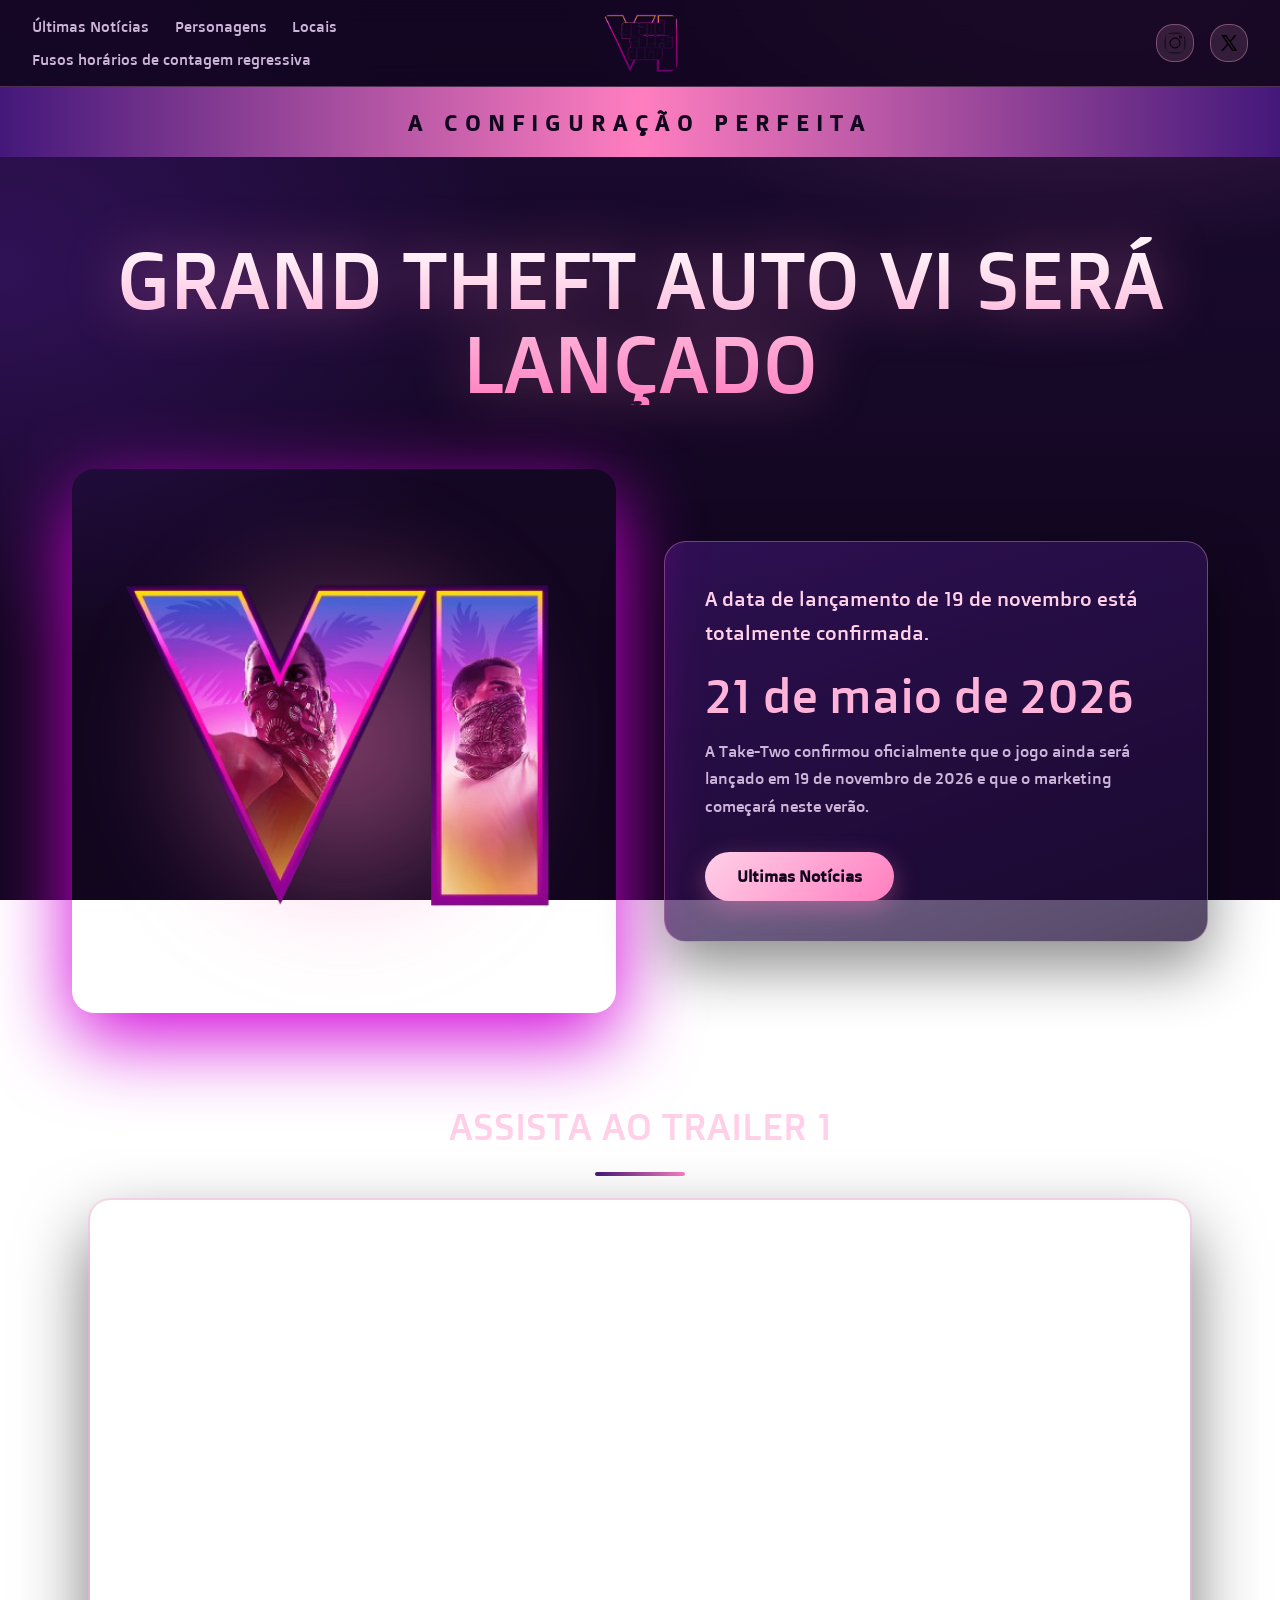
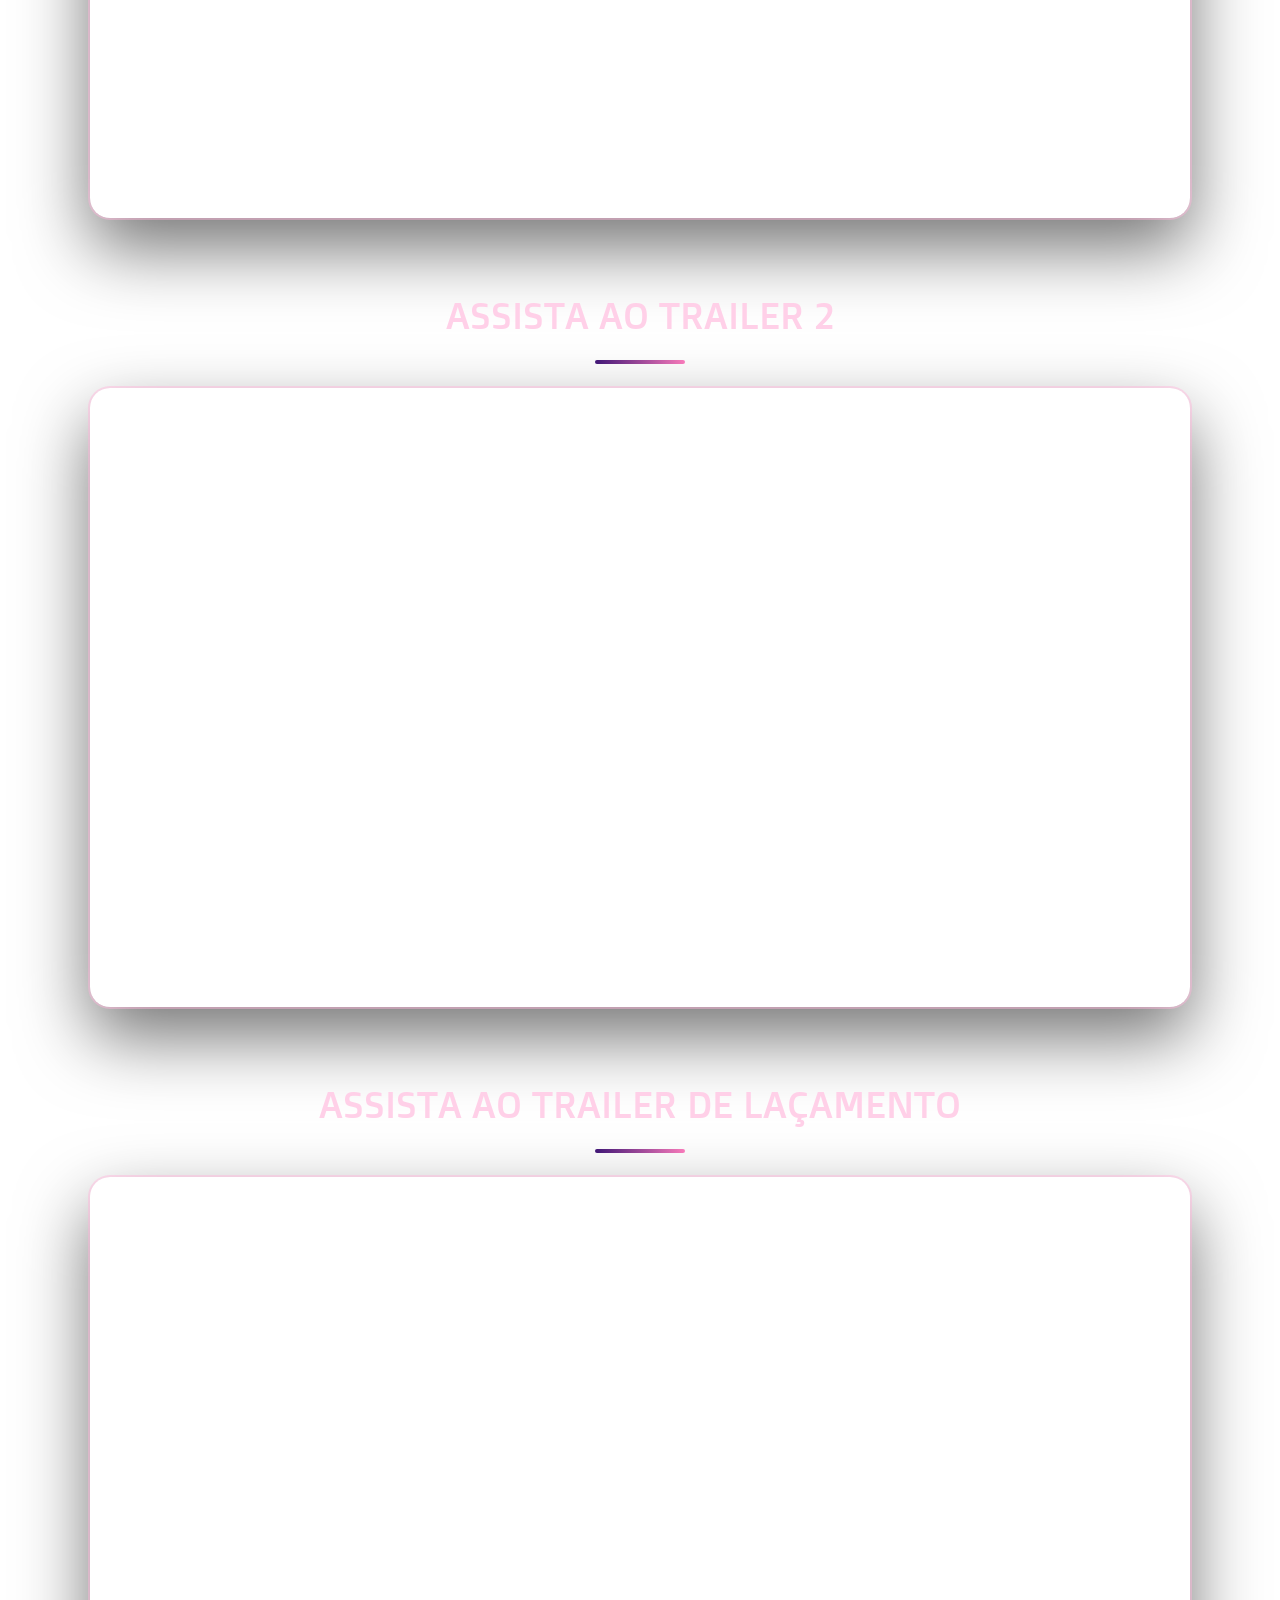
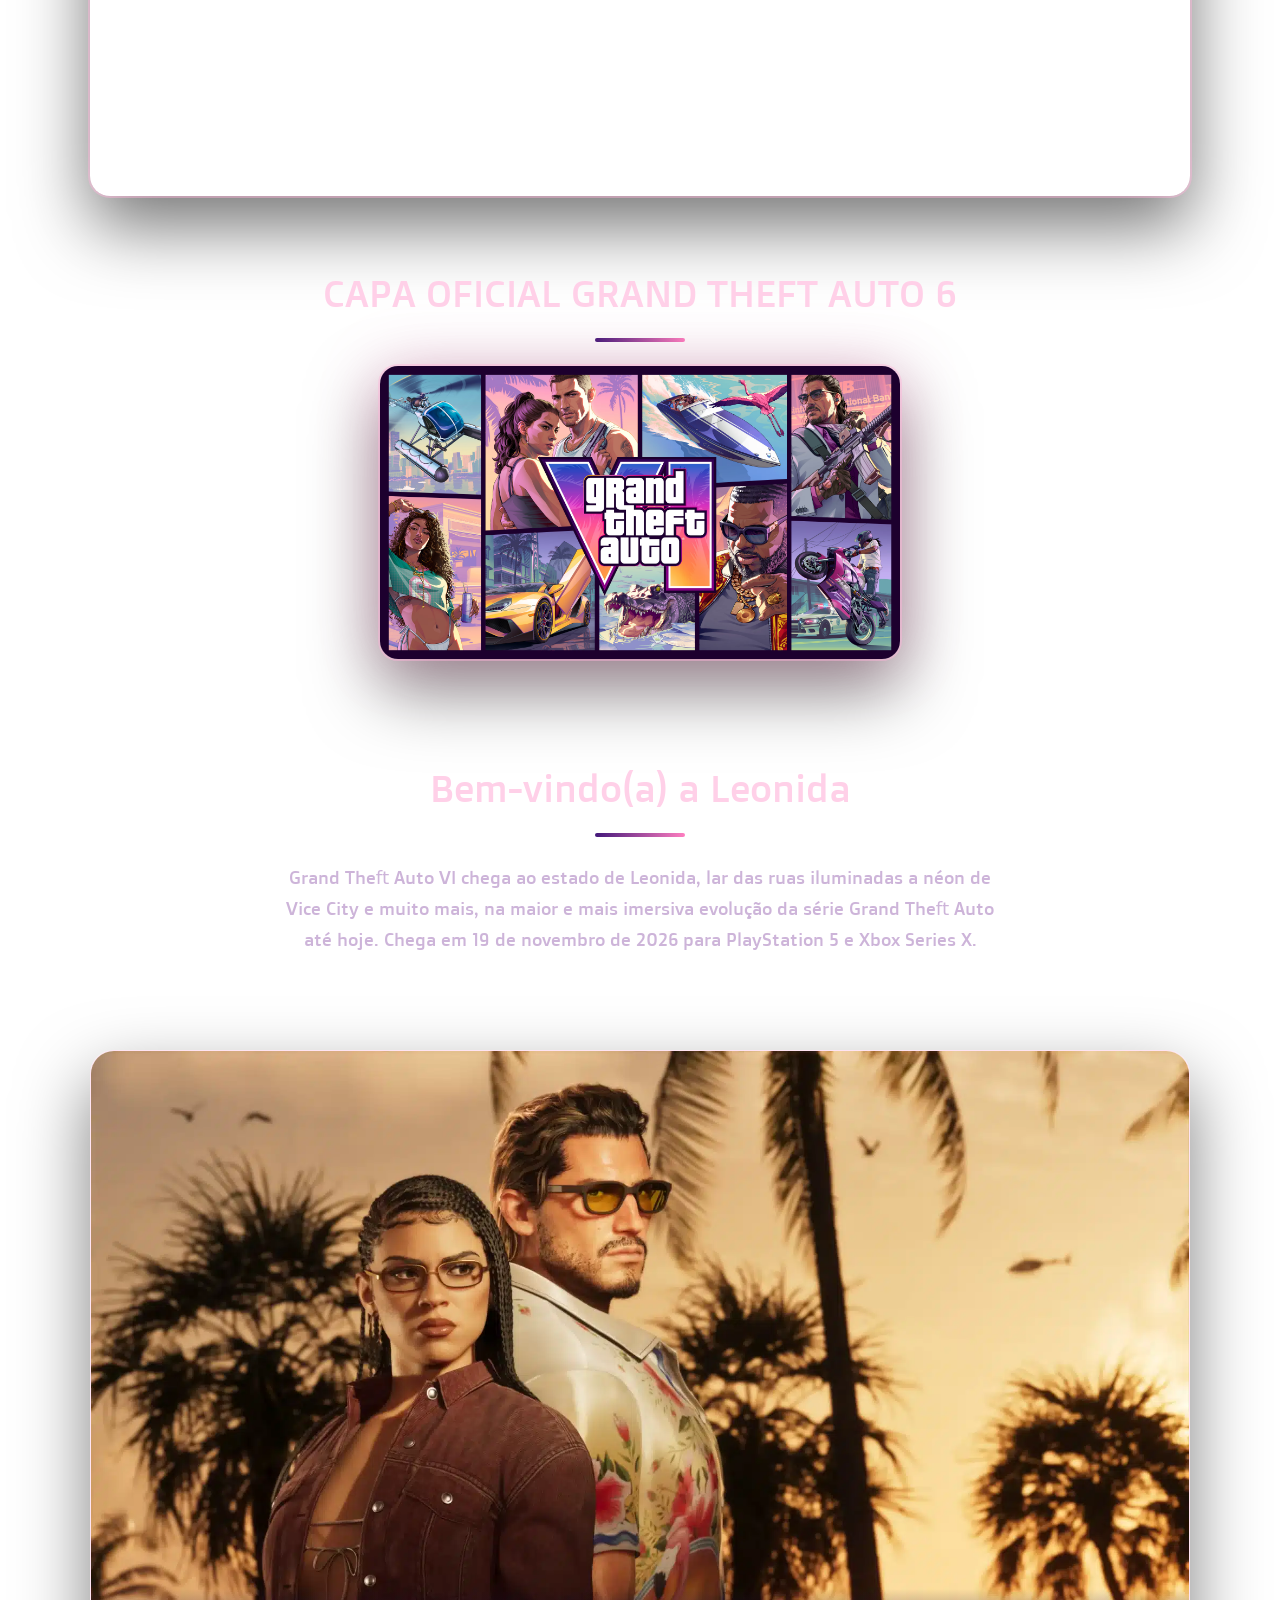
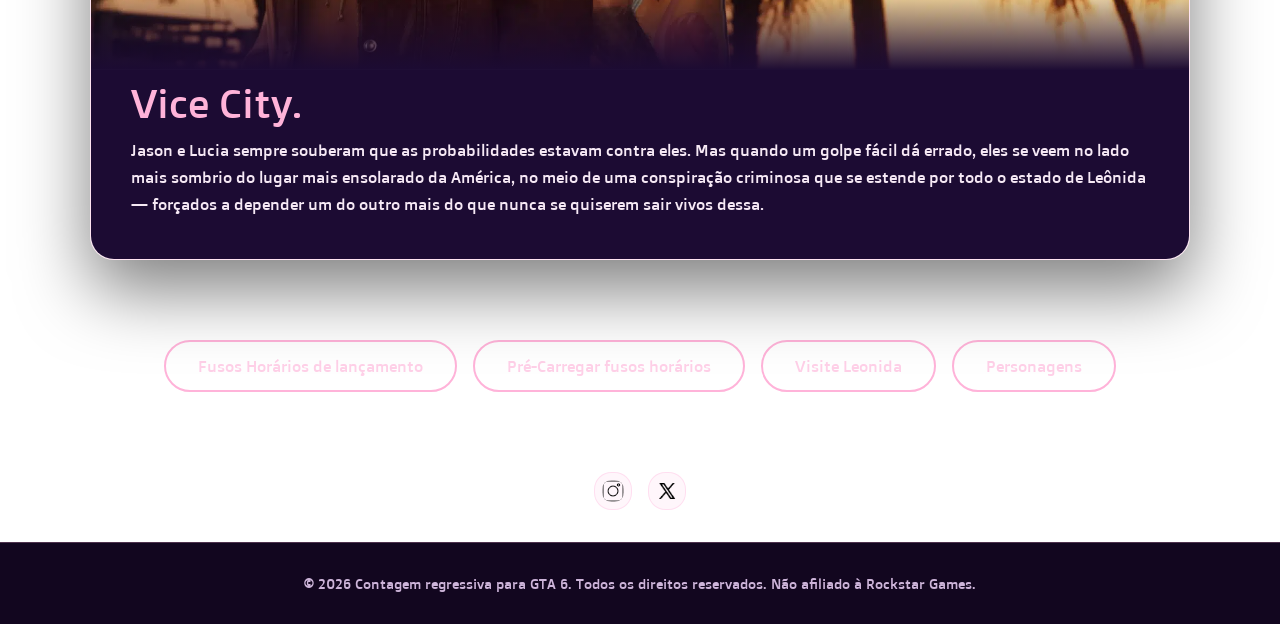
<file: index.html>
<!DOCTYPE html>
<html lang="pt-br">

<head>
  <meta charset="UTF-8">
  <meta name="viewport" content="width=device-width, initial-scale=1.0">
  <link rel="stylesheet" href=" ./style.css">
  <link rel="shortcut icon" href="./assets/icons8-rockstar-games-64.png" type="image/x-icon">
  <link href="https://fonts.googleapis.com/css2?family=Doppio+One&display=swap" rel="stylesheet">
  <title> A Configuração Perfeita </title>
</head>

<body>
  <header>
    <div class="div1">
      <p>
        <a class="link1"
          href="https://www.tudocelular.com/curiosidade/noticias/n265628/gta-6-rockstar-remove-logo-xbox-trailer.html#google_vignette"
          target="_blank">Últimas Notícias</a></p>

      <p><a class="link1" href="./personagens.html" target="_blank">Personagens</a></p>

      <p><a class="link1" href="https://www.gtabase.com/pt/gta-6/mapa/?feature=city-town" target="_blank">Locais</a></p>

      <p><a class="link1" href="https://viceplay.com.br/gta-6-countdown" target="_blank">Fusos horários de contagem
          regressiva</a></p>
    </div>

    <img id="img1" src="./assets/Gta_6_logo_-_no_palms.png" alt="TimeGT6">

    <div class="div2">

      <a href="https://www.instagram.com/gtacommunity/" target="_blank"> <img id="img2" src="./assets/video.png"
          alt="Instagram"></a>

      <a href="https://x.com/GTAVI_Countdown" target="_blank"> <img id="img3" src="./assets/icons8-twitterx-30.png"
          alt="X"></a>

    </div>
  </header>

  <nav>
    <h2 id="h22"> A CONFIGURAÇÃO PERFEITA </h2>
  </nav>

  <div class="div3">
    <h2 id="h2"> GRAND THEFT AUTO VI SERÁ LANÇADO </h2>
  </div>

  <div class="div4">
    <div class="div4-5">

      <img id="gta6" src="./assets/gta-6-character-art-2048x2048-14039-removebg-preview.png" alt="Gta6">

    </div>

    <div class="div5">
      <p id="p1"> A data de lançamento de 19 de novembro está totalmente confirmada.
      </p>
      <br>
      <br>
      <p id="p2">21 de maio de 2026</p>
      <br>
      <p id="p3"> A Take-Two confirmou oficialmente que o jogo ainda será lançado em 19 de novembro de 2026 e que o
        marketing começará neste verão.</p>
      <br>
      <br>

      <a href="https://www.rockstargames.com/br/newswire" target="_blank"> <button class="botao1"> <strong>Ultimas
            Notícias </strong> </button> </a>

    </div>

  </div>
  <br>
  <br>
  <br>

  <h1 id="h1"> ASSISTA AO TRAILER 1 </h1>

<iframe id="trailer1" width="1410" height="800" src="https://www.youtube.com/embed/QdBZY2fkU-0?si=15aZzbBPp_Htr5CF"
    title="YouTube video player" frameborder="0"
    allow="accelerometer; autoplay; clipboard-write; encrypted-media; gyroscope; picture-in-picture; web-share"
    referrerpolicy="strict-origin-when-cross-origin" allowfullscreen>

  </iframe>

  <h1 id="h12"> ASSISTA AO TRAILER 2 </h1>

  <iframe id="trailer2" width="1410" height="800" src="https://www.youtube.com/embed/cv041_93_0Q?si=jeVFWbOqAR_ab2Jl"
    title="YouTube video player" frameborder="0"
    allow="accelerometer; autoplay; clipboard-write; encrypted-media; gyroscope; picture-in-picture; web-share"
    referrerpolicy="strict-origin-when-cross-origin" allowfullscreen>

  </iframe>

  <h1 id="h13"> ASSISTA AO TRAILER DE LAÇAMENTO </h1>

  <iframe id="trailer3" width="1410" height="800" src="https://www.youtube.com/embed/Qqzj-j4qk0E?si=k2gZhBAdRPpwYKA-"
    title="YouTube video player" frameborder="0"
    allow="accelerometer; autoplay; clipboard-write; encrypted-media; gyroscope; picture-in-picture; web-share"
    referrerpolicy="strict-origin-when-cross-origin" allowfullscreen></iframe>
    <br>
    <br>
    <br>
    <br>
    <br>
    <br>
    <br>
    <br>
    


    <h2 class="capa" > CAPA OFICIAL GRAND THEFT AUTO 6  </h2>

    <br>
    <br>
    

    <img class="cao" src="./assets/4a35c9a8490c69fe89af0f52d4ac0249b230b4fdb12e8469.avif" alt="GtaV">

    <br>
    <br>
    <br>
    <br>
    <br>
    <br>
    <br>

    <h2 class="leonida"> Bem-vindo(a) a Leonida </h2>

    <br>

    <p class="vi">Grand Theft Auto VI chega ao estado de Leonida, lar das ruas iluminadas a néon de Vice City e muito mais, na maior e mais imersiva evolução da série Grand Theft Auto até hoje. Chega em 19 de novembro de 2026 para PlayStation 5 e Xbox Series X. </p>

    <br>
    <br>
    <br>
     <div class="final">

      <img class="finalimg" src="./assets/GTA6UltimateEdition-scaled.webp" alt=" Lucia and Jason">

      <h2 class="finalh"> Vice City.</h2>

      <p class="finalp">
        Jason e Lucia sempre souberam que as probabilidades estavam contra eles. Mas quando um golpe fácil dá errado, eles se veem no lado mais sombrio do lugar mais ensolarado da América, no meio de uma conspiração criminosa que se estende por todo o estado de Leônida — forçados a depender um do outro mais do que nunca se quiserem sair vivos dessa.

      </p>

    </div>

    <br>
    <br>
    <br> 
    <br>
    <br>
    <br>



    <div class="acabamento">

      <a href="https://vicountdown.com/en-brl/pages/timezones" target="_blank"> <button> Fusos Horários de lançamento </button></a> 
      <a href=https://vicountdown.com/en-brl/pages/preloadtimezones" target="_blank"> <button> Pré-Carregar fusos horários </button></a> 
      <a href="./visitleonida.html" target="_blank"> <button> Visite Leonida  </button></a> 
      <a href="./personagens.html" target="_blank"> <button> Personagens  </button></a> 
    </div>

    <br>
    <br>
    <br>
    <br>
    <br>
    <br>
    <br>
     <div class="ulti">
      <a href="https://www.instagram.com/gtacommunity/" target="_blank"> <img id="imgu" src="./assets/video.png"
          alt="Instagram"></a>

        <a href="https://x.com/GTAVI_Countdown" target="_blank"> <img id="imgul" src="./assets/icons8-twitterx-30.png"
          alt="X"></a>
     </div>

  <div class="ultima">

       <p class="finalpg1">© 2026 Contagem regressiva para GTA 6. Todos os direitos reservados. Não afiliado à Rockstar Games.</p>
     
  </div>

  
 

    <br>
    

</body>

</html>
</file>
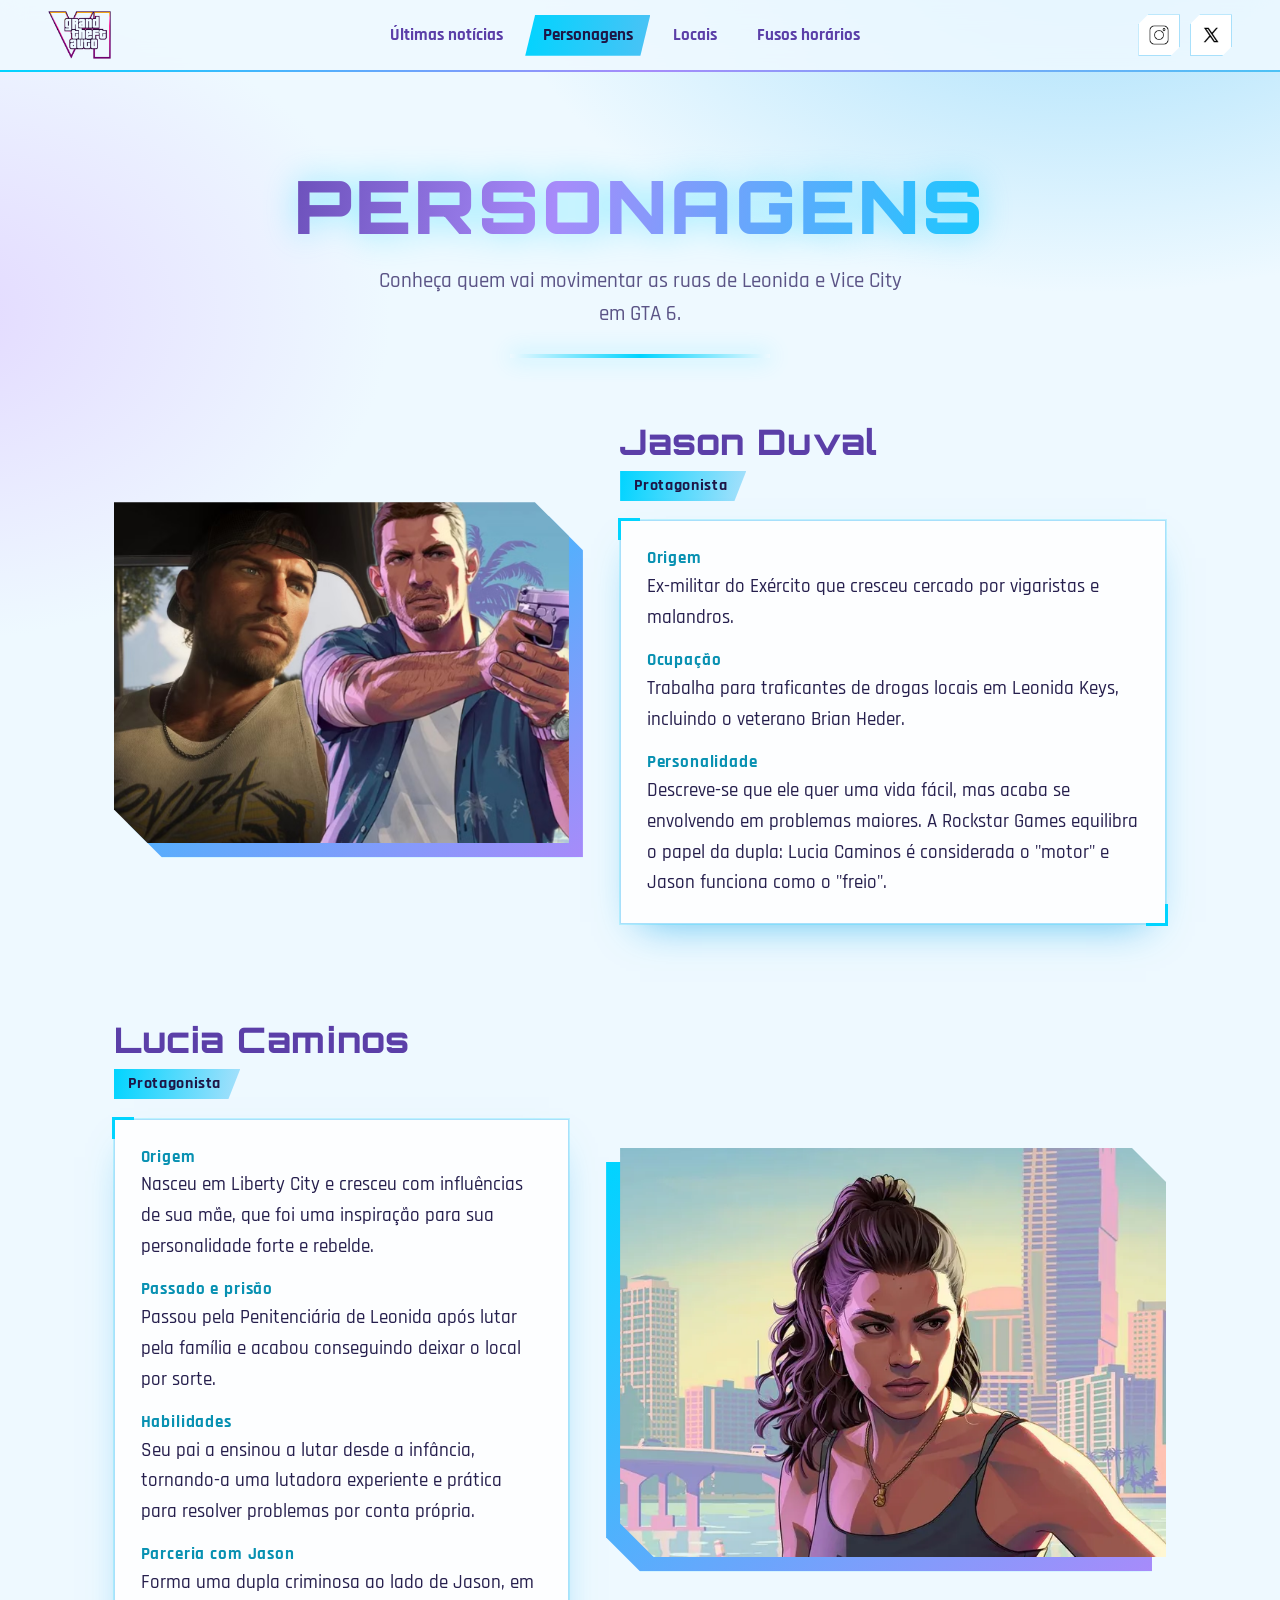
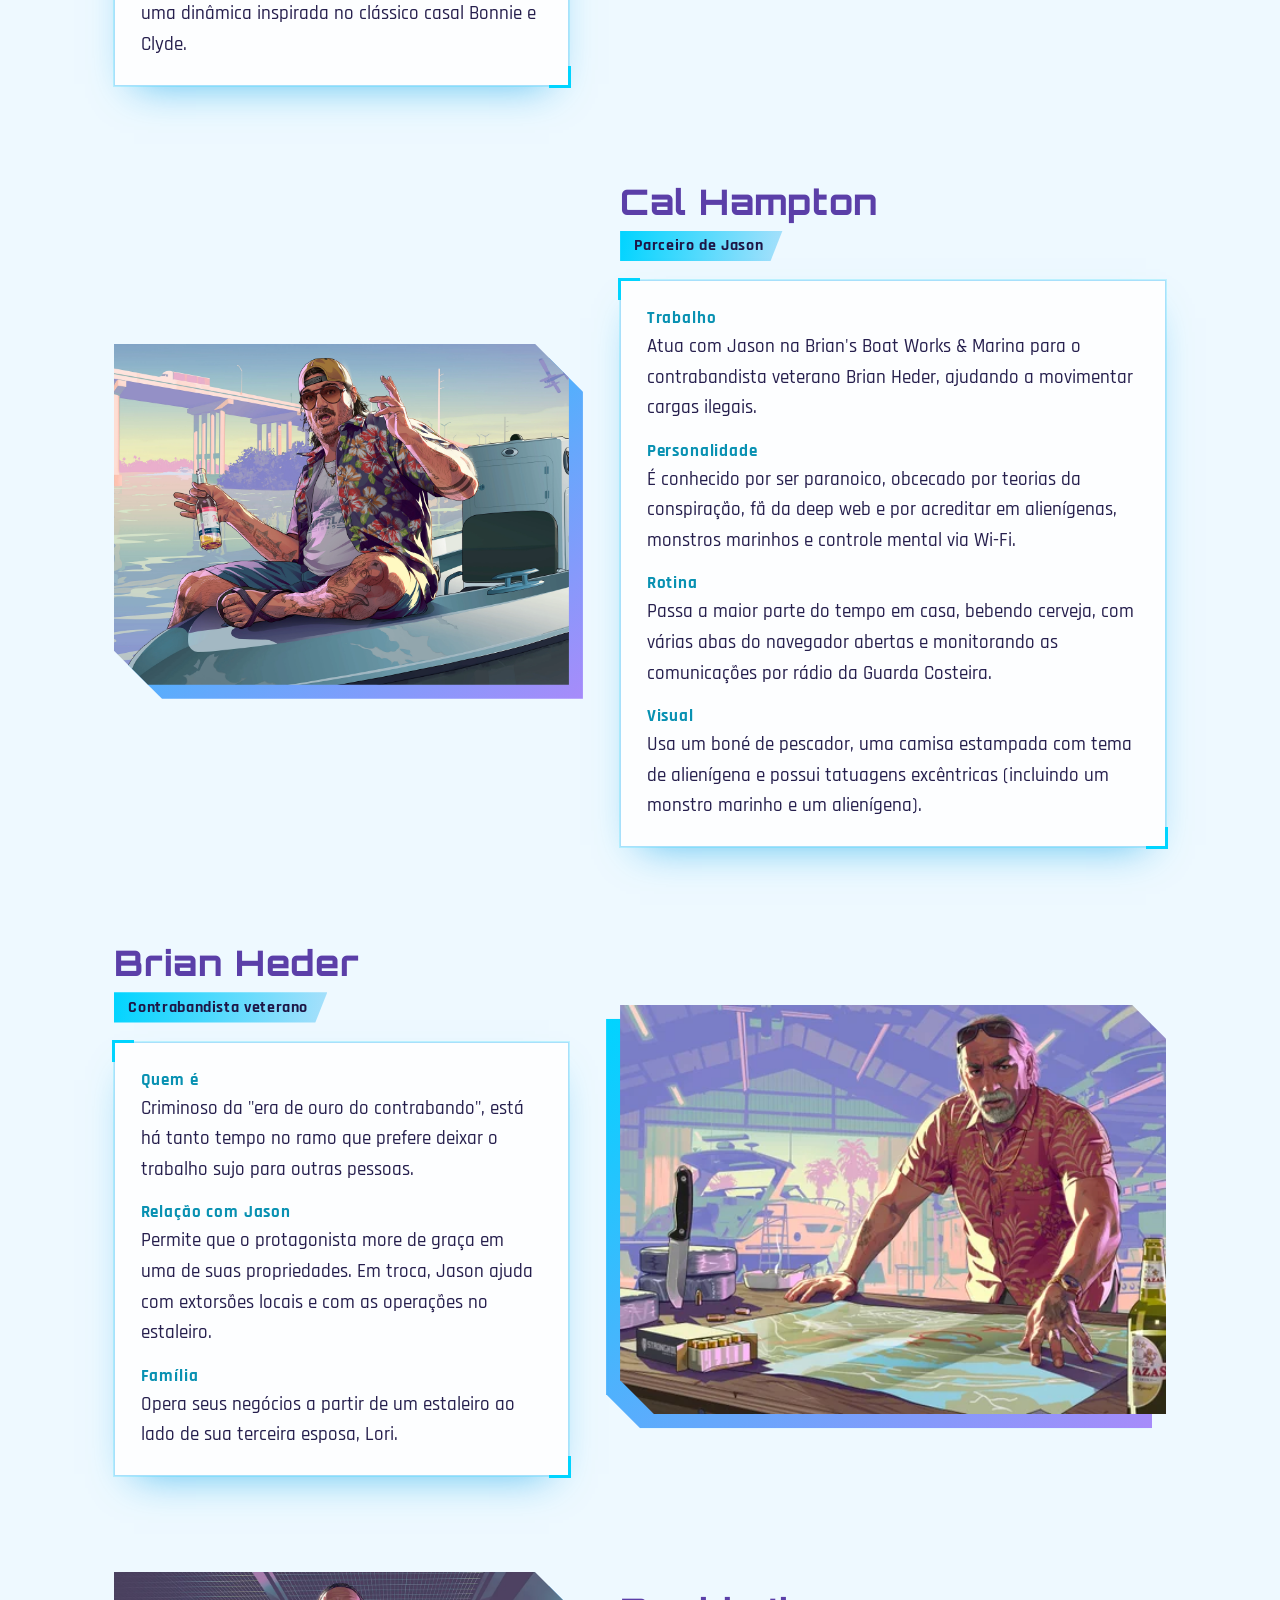
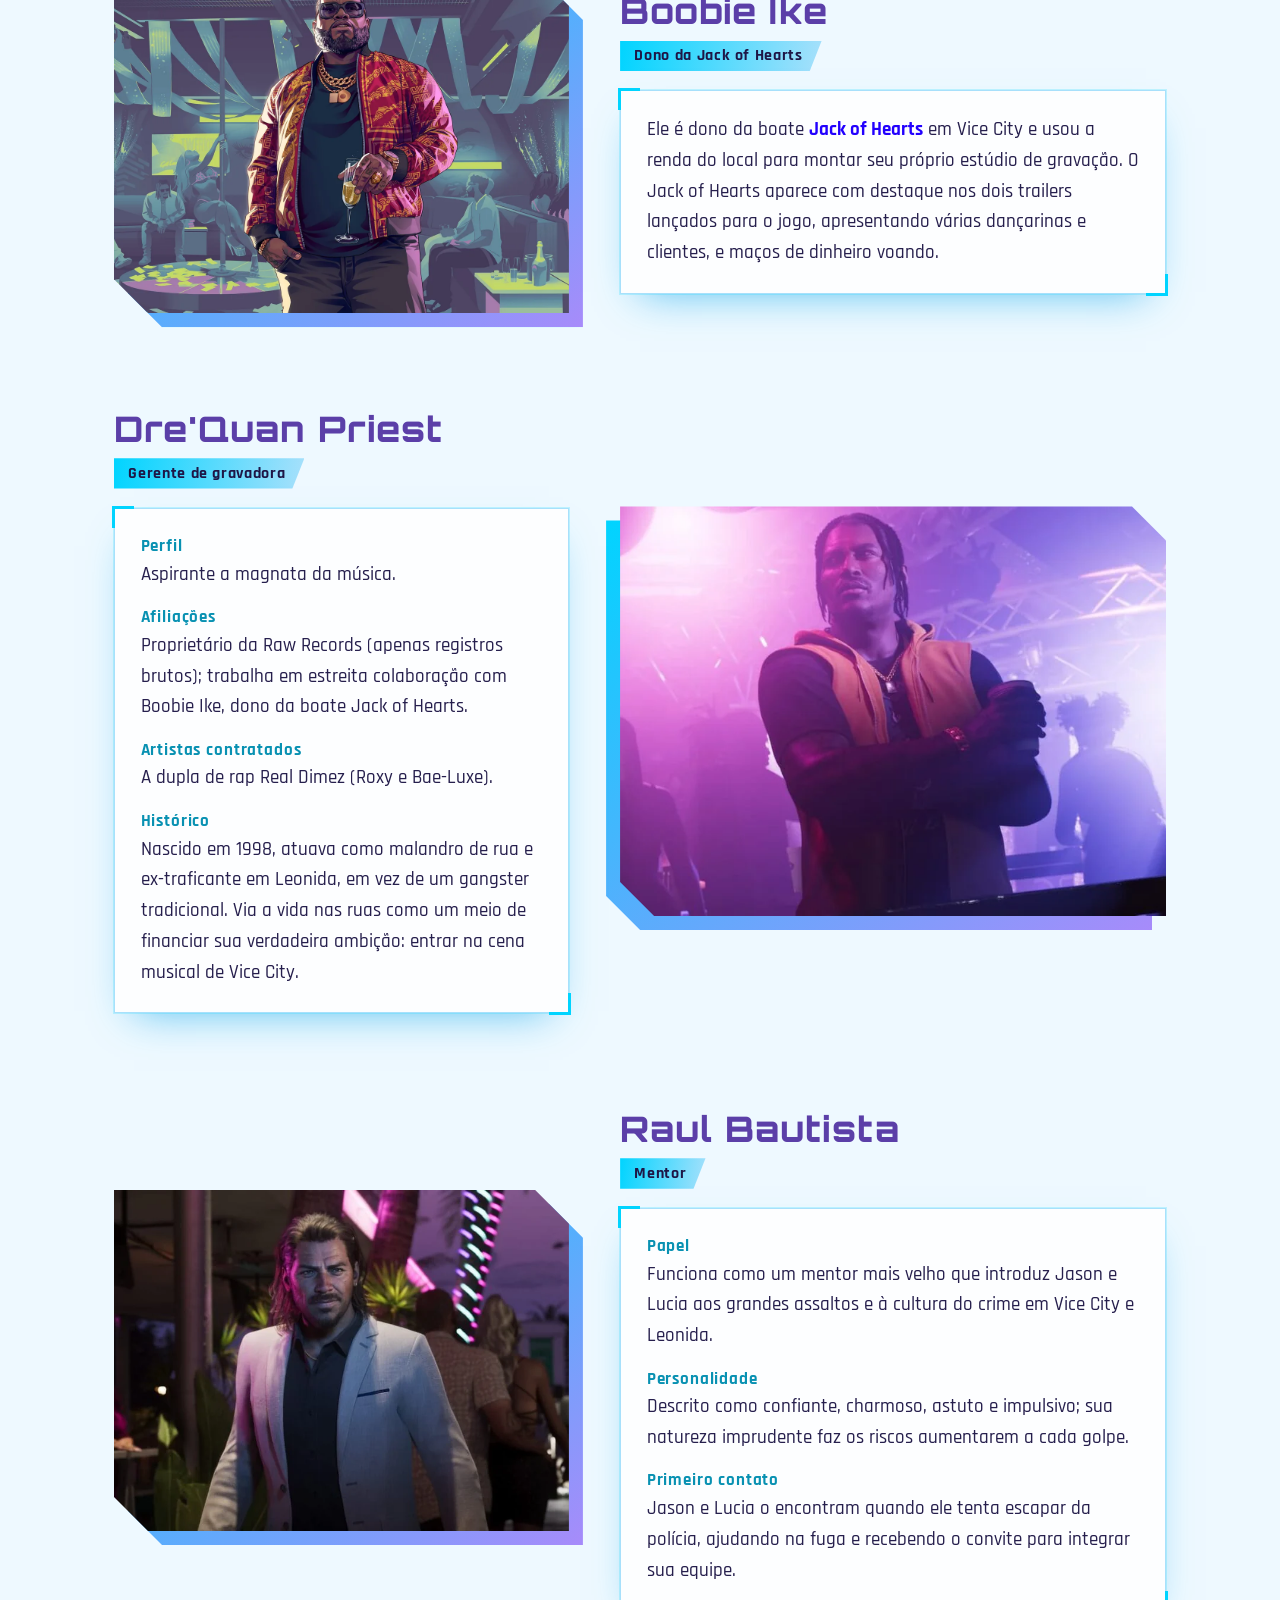
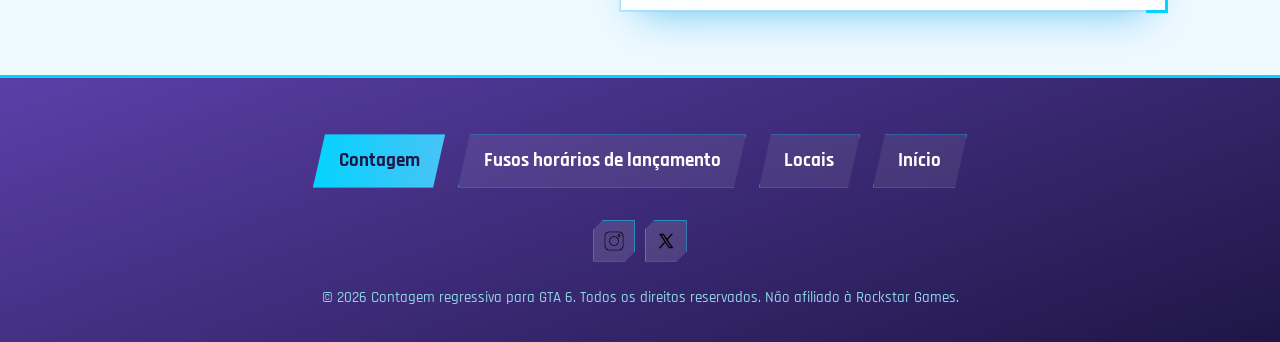
<file: personagens.html>
<!DOCTYPE html>
<html lang="pt-br">

<head>
    <meta charset="UTF-8">
    <meta name="viewport" content="width=device-width, initial-scale=1.0">
    <title>Personagens | Contagem regressiva para GTA 6</title>
    <link rel="shortcut icon" href="./assets/icons8-rockstar-games-64.png" type="image/x-icon">
    <link rel="preconnect" href="https://fonts.googleapis.com">
    <link rel="preconnect" href="https://fonts.gstatic.com" crossorigin>
    <link href="https://fonts.googleapis.com/css2?family=Orbitron:wght@700;800;900&family=Rajdhani:wght@500;600;700&display=swap" rel="stylesheet">
    <link rel="stylesheet" href="./personagens.css">
</head>

<body>
    <header class="topo">
        <a class="logo" href="./index.html" aria-label="Página inicial">
            <img src="./assets/Gta_6_logo_-_no_palms.png" alt="TimeGT6">
        </a>

        <nav class="menu" aria-label="Principal">
            <a href="https://www.tudocelular.com/curiosidade/noticias/n265628/gta-6-rockstar-remove-logo-xbox-trailer.html#google_vignette" target="_blank" rel="noopener">Últimas notícias</a>
            <a href="./personagens.html" aria-current="page">Personagens</a>
            <a href="https://www.gtabase.com/pt/gta-6/mapa/?feature=city-town" target="_blank" rel="noopener">Locais</a>
            <a href="https://viceplay.com.br/gta-6-countdown" target="_blank" rel="noopener">Fusos horários</a>
        </nav>

        <div class="redes">
            <a href="https://www.instagram.com/gtacommunity/" target="_blank" rel="noopener" aria-label="Instagram"><img src="./assets/video.png" alt=""></a>
            <a href="https://x.com/GTAVI_Countdown" target="_blank" rel="noopener" aria-label="X"><img src="./assets/icons8-twitterx-30.png" alt=""></a>
        </div>
    </header>

    <main>
        <section class="hero">
            <h1>PERSONAGENS</h1>
            <p>Conheça quem vai movimentar as ruas de Leonida e Vice City em GTA 6.</p>
        </section>

        <div class="lista">

            <article class="personagem">
                <figure class="foto">
                    <img src="./assets/bazaart_a6371d80-87f1-4b19-8acd-29455faaec36.avif" alt="Jason Duval">
                </figure>
                <div class="conteudo">
                    <h2>Jason Duval</h2>
                    <p class="papel">Protagonista</p>
                    <dl class="ficha">
                        <div><dt>Origem</dt><dd>Ex-militar do Exército que cresceu cercado por vigaristas e malandros.</dd></div>
                        <div><dt>Ocupação</dt><dd>Trabalha para traficantes de drogas locais em Leonida Keys, incluindo o veterano Brian Heder.</dd></div>
                        <div><dt>Personalidade</dt><dd>Descreve-se que ele quer uma vida fácil, mas acaba se envolvendo em problemas maiores. A Rockstar Games equilibra o papel da dupla: Lucia Caminos é considerada o "motor" e Jason funciona como o "freio".</dd></div>
                    </dl>
                </div>
            </article>

            <article class="personagem">
                <figure class="foto">
                    <img src="./assets/AA08U9YvwRKOHEQnFJV3fQZBxfewx1KqJVmWHWM-xJxhW9tIDxY0vpFYFL8vyO3gQNcwYJpu_dMjUbkicxBiSg.webp" alt="Lucia Caminos">
                </figure>
                <div class="conteudo">
                    <h2>Lucia Caminos</h2>
                    <p class="papel">Protagonista</p>
                    <dl class="ficha">
                        <div><dt>Origem</dt><dd>Nasceu em Liberty City e cresceu com influências de sua mãe, que foi uma inspiração para sua personalidade forte e rebelde.</dd></div>
                        <div><dt>Passado e prisão</dt><dd>Passou pela Penitenciária de Leonida após lutar pela família e acabou conseguindo deixar o local por sorte.</dd></div>
                        <div><dt>Habilidades</dt><dd>Seu pai a ensinou a lutar desde a infância, tornando-a uma lutadora experiente e prática para resolver problemas por conta própria.</dd></div>
                        <div><dt>Parceria com Jason</dt><dd>Forma uma dupla criminosa ao lado de Jason, em uma dinâmica inspirada no clássico casal Bonnie e Clyde.</dd></div>
                    </dl>
                </div>
            </article>

            <article class="personagem">
                <figure class="foto">
                    <img src="./assets/Artwork-CalHampton-GTAVI.webp" alt="Cal Hampton">
                </figure>
                <div class="conteudo">
                    <h2>Cal Hampton</h2>
                    <p class="papel">Parceiro de Jason</p>
                    <dl class="ficha">
                        <div><dt>Trabalho</dt><dd>Atua com Jason na Brian's Boat Works &amp; Marina para o contrabandista veterano Brian Heder, ajudando a movimentar cargas ilegais.</dd></div>
                        <div><dt>Personalidade</dt><dd>É conhecido por ser paranoico, obcecado por teorias da conspiração, fã da deep web e por acreditar em alienígenas, monstros marinhos e controle mental via Wi-Fi.</dd></div>
                        <div><dt>Rotina</dt><dd>Passa a maior parte do tempo em casa, bebendo cerveja, com várias abas do navegador abertas e monitorando as comunicações por rádio da Guarda Costeira.</dd></div>
                        <div><dt>Visual</dt><dd>Usa um boné de pescador, uma camisa estampada com tema de alienígena e possui tatuagens excêntricas (incluindo um monstro marinho e um alienígena).</dd></div>
                    </dl>
                </div>
            </article>

            <article class="personagem">
                <figure class="foto">
                    <img src="./assets/debb15ef-c598-49b6-82d9-48c0be6fa01e.webp" alt="Brian Heder">
                </figure>
                <div class="conteudo">
                    <h2>Brian Heder</h2>
                    <p class="papel">Contrabandista veterano</p>
                    <dl class="ficha">
                        <div><dt>Quem é</dt><dd>Criminoso da "era de ouro do contrabando", está há tanto tempo no ramo que prefere deixar o trabalho sujo para outras pessoas.</dd></div>
                        <div><dt>Relação com Jason</dt><dd>Permite que o protagonista more de graça em uma de suas propriedades. Em troca, Jason ajuda com extorsões locais e com as operações no estaleiro.</dd></div>
                        <div><dt>Família</dt><dd>Opera seus negócios a partir de um estaleiro ao lado de sua terceira esposa, Lori.</dd></div>
                    </dl>
                </div>
            </article>

            <article class="personagem">
                <figure class="foto">
                    <img src="./assets/boobie-ike-landscape-boobie-ike-landscape.webp" alt="Boobie Ike">
                </figure>
                <div class="conteudo">
                    <h2>Boobie Ike</h2>
                    <p class="papel">Dono da Jack of Hearts</p>
                    <div class="ficha">
                        <p>Ele é dono da boate <strong>Jack of Hearts</strong> em Vice City e usou a renda do local para montar seu próprio estúdio de gravação. O Jack of Hearts aparece com destaque nos dois trailers lançados para o jogo, apresentando várias dançarinas e clientes, e maços de dinheiro voando.</p>
                    </div>
                </div>
            </article>

            <article class="personagem">
                <figure class="foto">
                    <img src="./assets/DreQuan-Priest-at-a-Club-1024x576.webp" alt="Dre'Quan Priest">
                </figure>
                <div class="conteudo">
                    <h2>Dre'Quan Priest</h2>
                    <p class="papel">Gerente de gravadora</p>
                    <dl class="ficha">
                        <div><dt>Perfil</dt><dd>Aspirante a magnata da música.</dd></div>
                        <div><dt>Afiliações</dt><dd>Proprietário da Raw Records (apenas registros brutos); trabalha em estreita colaboração com Boobie Ike, dono da boate Jack of Hearts.</dd></div>
                        <div><dt>Artistas contratados</dt><dd>A dupla de rap Real Dimez (Roxy e Bae-Luxe).</dd></div>
                        <div><dt>Histórico</dt><dd>Nascido em 1998, atuava como malandro de rua e ex-traficante em Leonida, em vez de um gangster tradicional. Via a vida nas ruas como um meio de financiar sua verdadeira ambição: entrar na cena musical de Vice City.</dd></div>
                    </dl>
                </div>
            </article>

            <article class="personagem">
                <figure class="foto">
                    <img src="./assets/Raul-Bautista-in-Vice-City-1024x576.webp" alt="Raul Bautista">
                </figure>
                <div class="conteudo">
                    <h2>Raul Bautista</h2>
                    <p class="papel">Mentor</p>
                    <dl class="ficha">
                        <div><dt>Papel</dt><dd>Funciona como um mentor mais velho que introduz Jason e Lucia aos grandes assaltos e à cultura do crime em Vice City e Leonida.</dd></div>
                        <div><dt>Personalidade</dt><dd>Descrito como confiante, charmoso, astuto e impulsivo; sua natureza imprudente faz os riscos aumentarem a cada golpe.</dd></div>
                        <div><dt>Primeiro contato</dt><dd>Jason e Lucia o encontram quando ele tenta escapar da polícia, ajudando na fuga e recebendo o convite para integrar sua equipe.</dd></div>
                    </dl>
                </div>
            </article>

        </div>
    </main>

    <footer class="rodape">
        <nav class="acoes" aria-label="Atalhos">
            <a class="principal" href="https://viceplay.com.br/gta-6-countdown" target="_blank" rel="noopener">Contagem</a>
            <a href="https://vicountdown.com/en-brl/pages/preloadtimezones" target="_blank" rel="noopener">Fusos horários de lançamento</a>
            <a href="https://www.gtabase.com/pt/gta-6/mapa/?feature=city-town" target="_blank" rel="noopener">Locais</a>
            <a href="./index.html">Início</a>
        </nav>

        <div class="redes">
            <a href="https://www.instagram.com/gtacommunity/" target="_blank" rel="noopener" aria-label="Instagram"><img src="./assets/video.png" alt=""></a>
            <a href="https://x.com/GTAVI_Countdown" target="_blank" rel="noopener" aria-label="X"><img src="./assets/icons8-twitterx-30.png" alt=""></a>
        </div>

        <p class="copyright">© 2026 Contagem regressiva para GTA 6. Todos os direitos reservados. Não afiliado à Rockstar Games.</p>
    </footer>
</body>

</html>
</file>
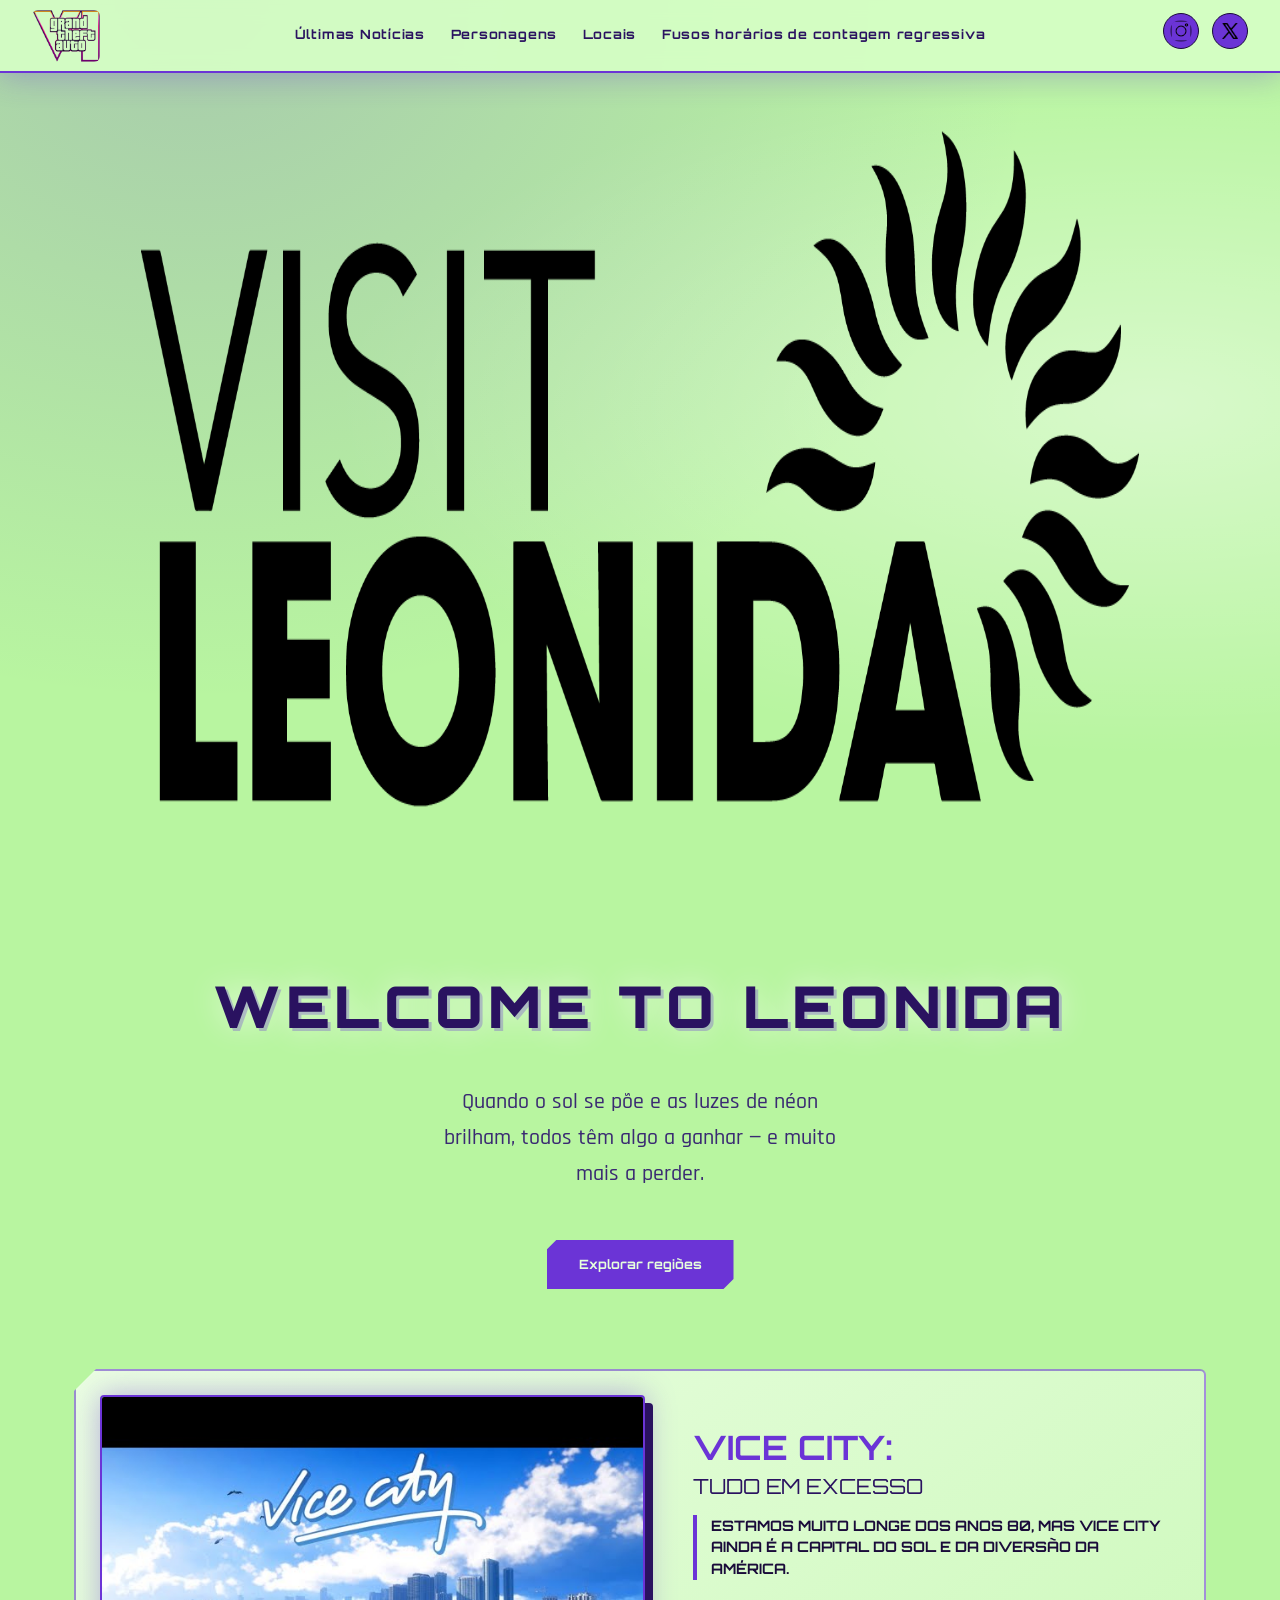
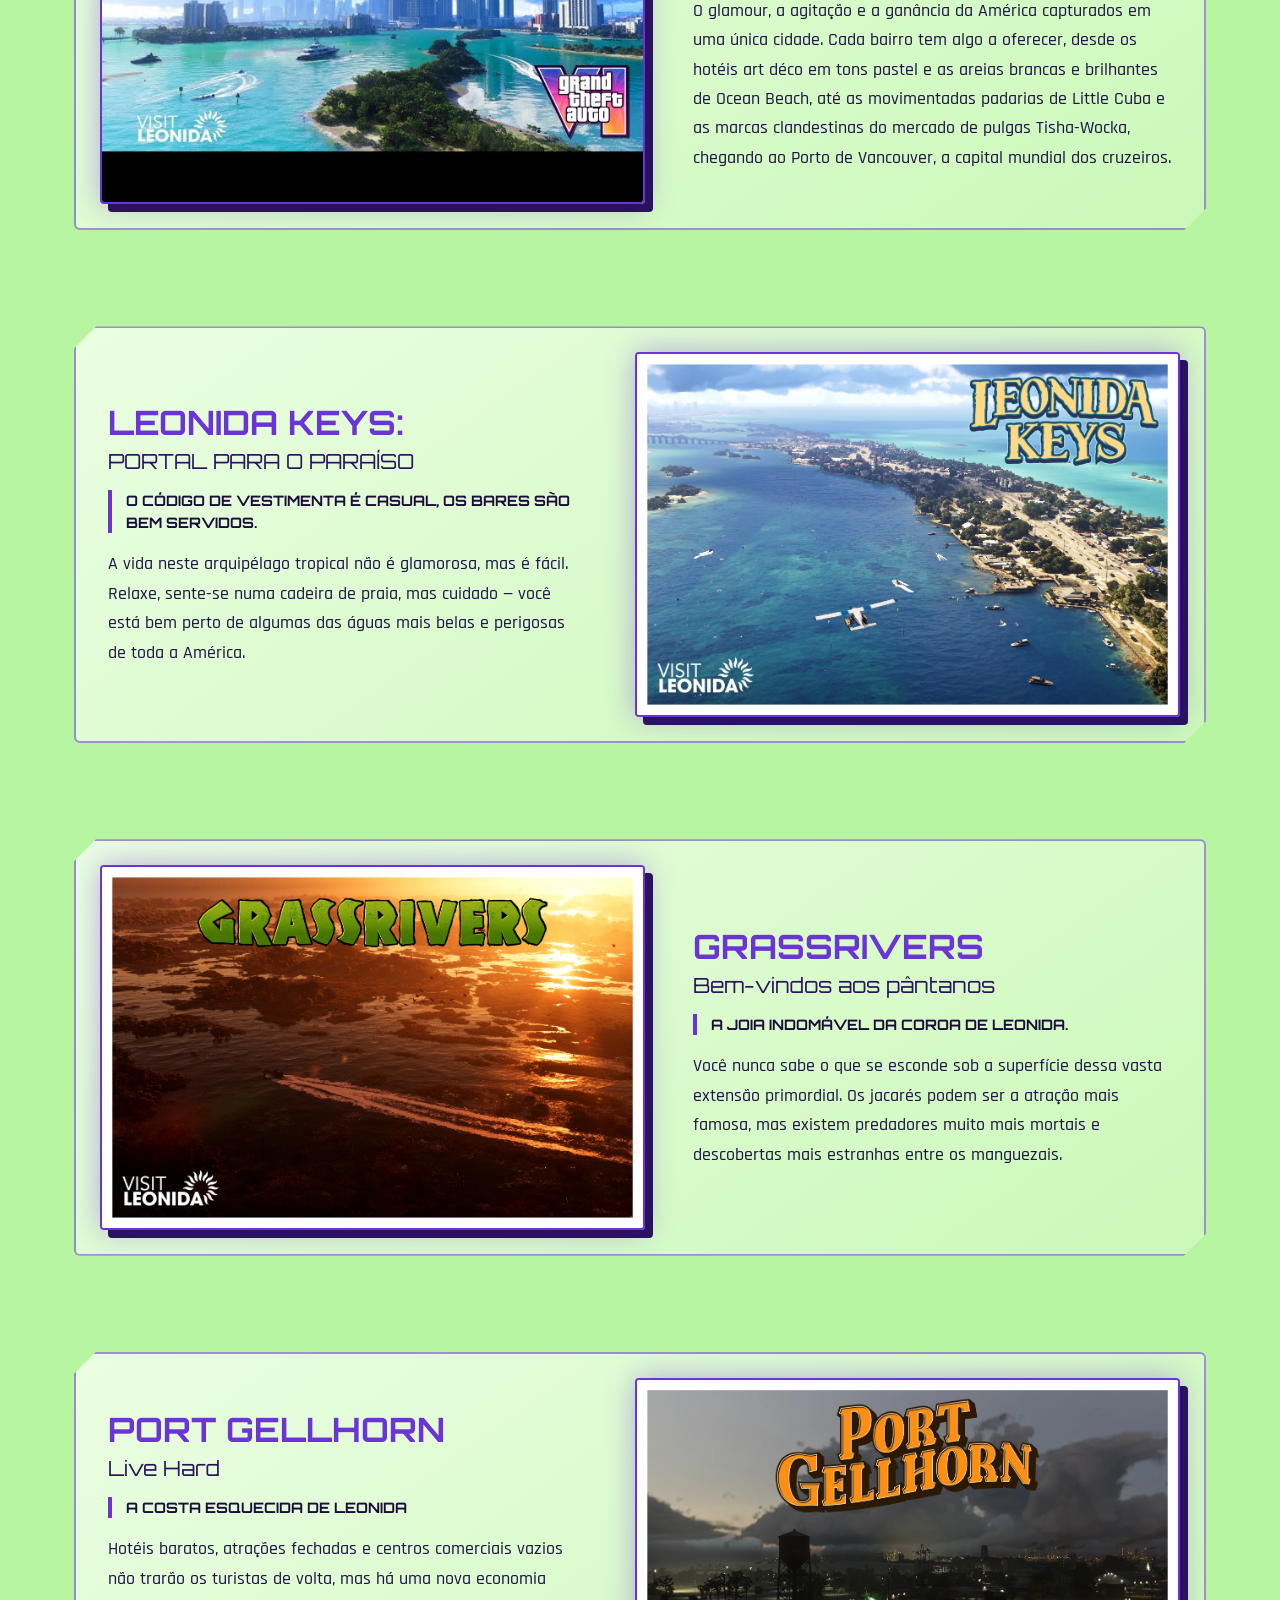
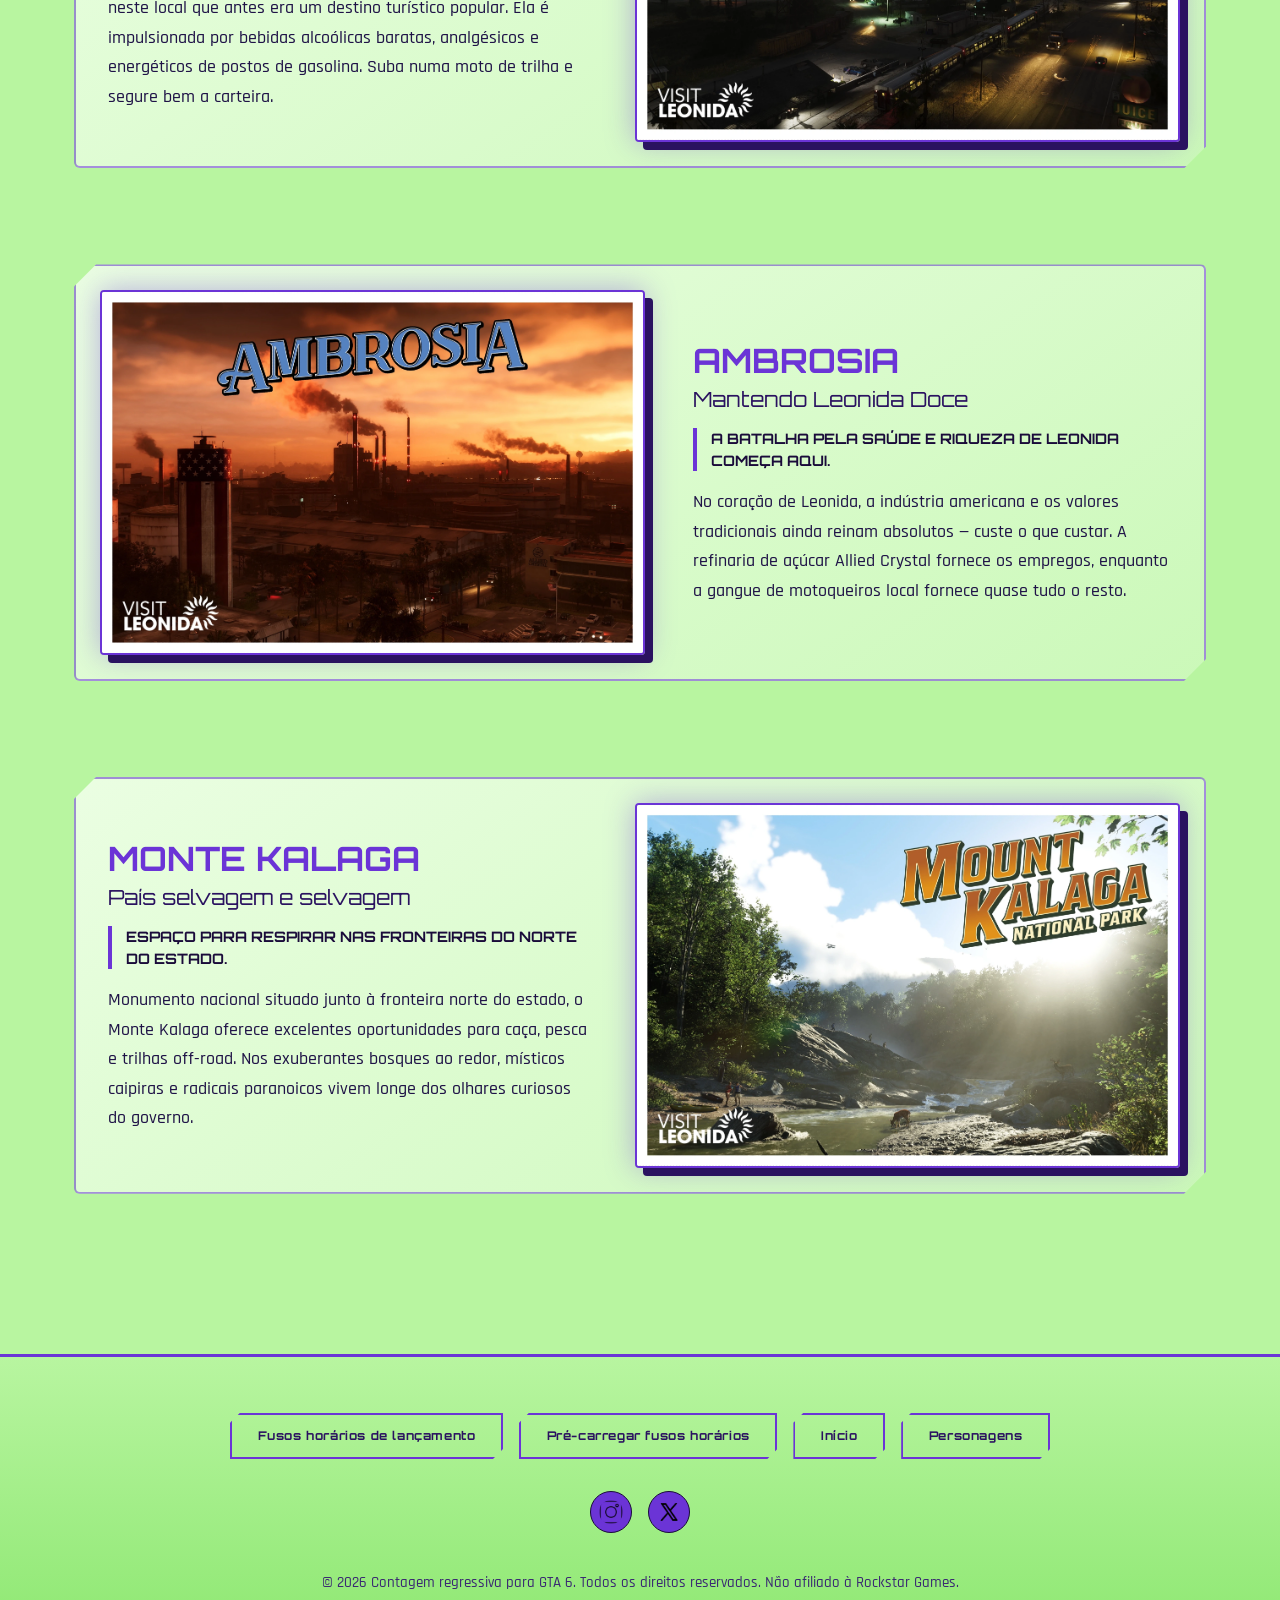
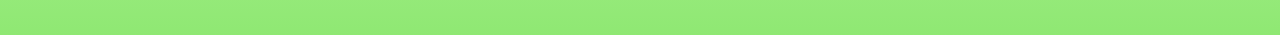
<file: visitleonida.html>
<!DOCTYPE html>
<html lang="pt-br">

<head>
    <meta charset="UTF-8">
    <meta name="viewport" content="width=device-width, initial-scale=1.0">
    <link rel="preconnect" href="https://fonts.googleapis.com">
    <link rel="preconnect" href="https://fonts.gstatic.com" crossorigin>
    <link
        href="https://fonts.googleapis.com/css2?family=Orbitron:wght@400;700;900&family=Rajdhani:wght@400;500;600&display=swap"
        rel="stylesheet">
    <link rel="stylesheet" href="./visitleonida.css">
    <link rel="shortcut icon" href="./assets/icons8-rockstar-games-64.png" type="image/x-icon">
    <title>Visit Leonida</title>
</head>

<body>

    <header>
        <nav class="div1">
            <a class="link1"
                href="https://www.tudocelular.com/curiosidade/noticias/n265628/gta-6-rockstar-remove-logo-xbox-trailer.html#google_vignette"
                target="_blank" rel="noopener">Últimas Notícias</a>
            <a class="link1" href="./personagens.html" target="_blank">Personagens</a>
            <a class="link1" href="https://www.gtabase.com/pt/gta-6/mapa/?feature=city-town" target="_blank"
                rel="noopener">Locais</a>
            <a class="link1" href="https://viceplay.com.br/gta-6-countdown" target="_blank" rel="noopener">Fusos
                horários de contagem regressiva</a>
        </nav>

        <a href="./index.html" target="_blank"><img id="img1" src="./assets/Gta_6_logo_-_no_palms.png" alt="TimeGT6"></a>

        <div class="div2">
            <a href="https://www.instagram.com/gtacommunity/" target="_blank" rel="noopener"><img id="img2"
                    src="./assets/video.png" alt="Instagram"></a>
            <a href="https://x.com/GTAVI_Countdown" target="_blank" rel="noopener"><img id="img3"
                    src="./assets/icons8-twitterx-30.png" alt="X"></a>
        </div>
    </header>

    <section class="hero">
        <div class="leonida">
            <img class="visit" src="./assets/visit-leonida-logo-black-transparent.png" alt="Visit Leonida">
        </div>

        <h1 class="welcome">WELCOME TO LEONIDA</h1>

        <p class="para1">Quando o sol se põe e as luzes de néon brilham, todos têm algo a ganhar — e muito mais a
            perder.</p>

        <a class="rolar" href="#vice-city">Explorar regiões</a>
    </section>

    <main>

        <section class="regiao" id="vice-city">
            <div class="midia"><img src="./assets/sddefault.jpg" alt="Vice City"></div>
            <div class="texto">
                <h2 class="h2vc">VICE CITY: <small>TUDO EM EXCESSO</small></h2>
                <h3 class="h3vc">Estamos muito longe dos anos 80, mas Vice City ainda é a capital do sol e da diversão
                    da América.</h3>
                <p class="pvc">O glamour, a agitação e a ganância da América capturados em uma única cidade. Cada bairro
                    tem algo a oferecer, desde os hotéis art déco em tons pastel e as areias brancas e brilhantes de
                    Ocean Beach, até as movimentadas padarias de Little Cuba e as marcas clandestinas do mercado de
                    pulgas Tisha-Wocka, chegando ao Porto de Vancouver, a capital mundial dos cruzeiros.</p>
            </div>
        </section>

        <section class="regiao">
            <div class="midia"><img src="./assets/LeonidaKeys-GTAVI-CroppedPostcard.webp" alt="Leonida Keys"></div>
            <div class="texto">
                <h2 class="h2lk">LEONIDA KEYS: <small>PORTAL PARA O PARAÍSO</small></h2>
                <h3 class="h3lk">O código de vestimenta é casual, os bares são bem servidos.</h3>
                <p class="paralk">A vida neste arquipélago tropical não é glamorosa, mas é fácil. Relaxe, sente-se numa
                    cadeira de praia, mas cuidado — você está bem perto de algumas das águas mais belas e perigosas de
                    toda a América.</p>
            </div>
        </section>

        <section class="regiao">
            <div class="midia"><img src="./assets/Grassrivers-GTAVI-CroppedPostcard.webp" alt="Grassrivers"></div>
            <div class="texto">
                <h2 class="h2grass">GRASSRIVERS <small>Bem-vindos aos pântanos</small></h2>
                <h3 class="h3gra">A joia indomável da coroa de Leonida.</h3>
                <p class="pgrass">Você nunca sabe o que se esconde sob a superfície dessa vasta extensão primordial. Os
                    jacarés podem ser a atração mais famosa, mas existem predadores muito mais mortais e descobertas
                    mais estranhas entre os manguezais.</p>
            </div>
        </section>

        <section class="regiao">
            <div class="midia"><img src="./assets/PortGellhorn-GTAVI-CroppedPostcard.webp" alt="Port Gellhorn"></div>
            <div class="texto">
                <h2 class="h2port">PORT GELLHORN <small>Live Hard</small></h2>
                <h3 class="h3gel">A costa esquecida de Leonida</h3>
                <p class="pgel">Hotéis baratos, atrações fechadas e centros comerciais vazios não trarão os turistas de
                    volta, mas há uma nova economia neste local que antes era um destino turístico popular. Ela é
                    impulsionada por bebidas alcoólicas baratas, analgésicos e energéticos de postos de gasolina. Suba
                    numa moto de trilha e segure bem a carteira.</p>
            </div>
        </section>

        <section class="regiao">
            <div class="midia"><img src="./assets/Ambrosia-GTAVI-CroppedPostcard.webp" alt="Ambrosia"></div>
            <div class="texto">
                <h2 class="h2ambrosia">AMBROSIA <small>Mantendo Leonida Doce</small></h2>
                <h3 class="h3amb">A batalha pela saúde e riqueza de Leonida começa aqui.</h3>
                <p class="pamb">No coração de Leonida, a indústria americana e os valores tradicionais ainda reinam
                    absolutos — custe o que custar. A refinaria de açúcar Allied Crystal fornece os empregos, enquanto a
                    gangue de motoqueiros local fornece quase tudo o resto.</p>
            </div>
        </section>

        <section class="regiao">
            <div class="midia"><img src="./assets/MountKalaga-GTAVI-CroppedPostcard.webp" alt="Monte Kalaga"></div>
            <div class="texto">
                <h2 class="h2monte">MONTE KALAGA <small>País selvagem e selvagem</small></h2>
                <h3 class="h3kalaga">Espaço para respirar nas fronteiras do norte do estado.</h3>
                <p class="pmonte">Monumento nacional situado junto à fronteira norte do estado, o Monte Kalaga oferece
                    excelentes oportunidades para caça, pesca e trilhas off-road. Nos exuberantes bosques ao redor,
                    místicos caipiras e radicais paranoicos vivem longe dos olhares curiosos do governo.</p>
            </div>
        </section>

    </main>

    <footer>
        <div class="finalvist">
            <a href="https://vicountdown.com/en-brl/pages/timezones" target="_blank" rel="noopener"><button
                    type="button">Fusos horários de lançamento</button></a>
            <a href="https://vicountdown.com/en-brl/pages/preloadtimezones" target="_blank" rel="noopener"><button
                    type="button">Pré-carregar fusos horários</button></a>
            <a href="./index.html" target="_blank"><button type="button">Início</button></a>
            <a href="./personagens.html" target="_blank"><button type="button">Personagens</button></a>
        </div>

        <div class="finalredes">
            <a href="https://www.instagram.com/gtacommunity/" target="_blank" rel="noopener"><img id="imgu"
                    src="./assets/video.png" alt="Instagram"></a>
            <a href="https://x.com/GTAVI_Countdown" target="_blank" rel="noopener"><img id="imgul"
                    src="./assets/icons8-twitterx-30.png" alt="X"></a>
        </div>

        <p class="finalpagina">© 2026 Contagem regressiva para GTA 6. Todos os direitos reservados. Não afiliado à
            Rockstar Games.</p>
    </footer>

</body>

</html>
</file>
<file: style.css>
:root {
    --roxo-900: #12061f;
    --roxo-800: #1c0b33;
    --roxo-700: #2b1150;
    --roxo-600: #43187a;
    --rosa-300: #ffb3d9;
    --rosa-200: #ffd0e8;
    --rosa-100: #fff0f8;
    --rosa-500: #ff7ec0;
    --texto: #f6e9f5;
    --texto-suave: #cdb4d9;
    --fonte: "Doppio One", "Segoe UI", system-ui, sans-serif;
}

* {
    box-sizing: border-box;
    margin: 0;
    padding: 0;
}

html {
    scroll-behavior: smooth;
}

br {
    display: none;
}

body {
    font-family: var(--fonte);
    color: var(--texto);
    line-height: 1.7;
    min-height: 100vh;
    background:
        radial-gradient(900px 500px at 85% -5%, rgba(255, 126, 192, .22), transparent 60%),
        radial-gradient(800px 600px at 0% 30%, rgba(67, 24, 122, .55), transparent 65%),
        linear-gradient(180deg, var(--roxo-800), var(--roxo-900) 70%);
    background-attachment: fixed;
}

a {
    color: inherit;
    text-decoration: none;
}

img {
    max-width: 100%;
    display: block;
}

:focus-visible {
    outline: 3px solid var(--rosa-300);
    outline-offset: 3px;
    border-radius: 6px;
}

/* ===== Cabeçalho ===== */
header {
    position: sticky;
    top: 0;
    z-index: 50;
    display: grid;
    grid-template-columns: 1fr auto 1fr;
    align-items: center;
    gap: 1rem;
    padding: .8rem 2rem;
    background: rgba(18, 6, 31, .82);
    backdrop-filter: blur(14px);
    border-bottom: 1px solid rgba(255, 179, 217, .25);
}

.div1 {
    display: flex;
    flex-wrap: wrap;
    gap: .4rem 1.6rem;
}

.link1 {
    font-size: .95rem;
    color: var(--texto-suave);
    padding: .25rem 0;
    border-bottom: 2px solid transparent;
    transition: color .2s, border-color .2s;
}

.link1:hover {
    color: var(--rosa-300);
    border-color: var(--rosa-500);
}

#img1 {
    height: 58px;
    width: auto;
    border-radius: 10px;
}

.div2 {
    display: flex;
    justify-content: flex-end;
    gap: 1rem;
}

#img2,
#img3,
#imgu,
#imgul {
    width: 38px;
    height: 38px;
    object-fit: contain;
    padding: 7px;
    background: rgba(255, 179, 217, .12);
    border: 1px solid rgba(255, 179, 217, .35);
    border-radius: 46%;
    transition: background .2s, transform .2s;
}

#img2:hover,
#img3:hover,
#imgu:hover,
#imgul:hover {
    background: var(--rosa-300);
    transform: translateY(-2px);
}

/* ===== Faixa de título ===== */
nav {
    text-align: center;
    padding: 1rem;
    background: linear-gradient(90deg, var(--roxo-600), var(--rosa-500), var(--roxo-600));
}

#h22 {
    font-size: clamp(1rem, 2.2vw, 1.4rem);
    letter-spacing: .35em;
    color: var(--roxo-900);
}

/* ===== Título principal (o momento marcante) ===== */
.div3 {
    text-align: center;
    padding: 5rem 1.5rem 2rem;
}

#h2 {
    font-size: clamp(2rem, 6.5vw, 5rem);
    line-height: 1.05;
    font-weight: 400;
    background: linear-gradient(180deg, var(--rosa-100) 10%, var(--rosa-300) 55%, var(--rosa-500));
    -webkit-background-clip: text;
    background-clip: text;
    color: transparent;
    filter: drop-shadow(0 0 28px rgba(255, 126, 192, .45));
}

/* ===== Bloco de data ===== */
.div4 {
    display: grid;
    grid-template-columns: 1fr 1fr;
    align-items: center;
    gap: 3rem;
    max-width: 1200px;
    margin: 2rem auto 5rem;
    padding: 0 2rem;
}

.div4-5 {
    position: relative;
}

.div4-5::before {
    content: "";
    position: absolute;
    inset: 8% 8%;
    background: radial-gradient(circle, rgba(255, 126, 192, .5), transparent 68%);
    filter: blur(40px);
}

#gta6 {
    position: relative;
    width: 100%;
    max-height: 640px;
    object-fit: contain;
    border-radius: 22px;
    box-shadow: 0 25px 80px  #d202da;
}

.div5 {
    padding: 2.5rem;
    border-radius: 22px;
    background: linear-gradient(160deg, rgba(67, 24, 122, .55), rgba(28, 11, 51, .75));
    border: 1px solid rgba(255, 179, 217, .35);
    box-shadow: 0 25px 60px rgba(0, 0, 0, .45);
}

#p1 {
    font-size: 1.25rem;
    color: var(--rosa-200);
    margin-bottom: 1.2rem;
}

#p2 {
    font-size: clamp(2rem, 4vw, 3rem);
    color: var(--rosa-300);
    line-height: 1.1;
    margin-bottom: 1rem;
}

#p3 {
    color: var(--texto-suave);
    margin-bottom: 2rem;
}

.botao1,
.acabamento button {
    font-family: var(--fonte);
    font-size: 1rem;
    cursor: pointer;
    padding: .9rem 2rem;
    border-radius: 999px;
    border: none;
    color: var(--roxo-900);
    background: linear-gradient(135deg, var(--rosa-200), var(--rosa-500));
    box-shadow: 0 8px 24px rgba(255, 126, 192, .35);
    transition: transform .2s, box-shadow .2s;
}

.botao1:hover,
.acabamento button:hover {
    transform: translateY(-3px);
    box-shadow: 0 14px 32px rgba(255, 126, 192, .55);
}

/* ===== Trailers ===== */
#h1,
#h12,
#h13,
.capa,
.leonida {
    text-align: center;
    font-weight: 400;
    color: var(--rosa-200);
    font-size: clamp(1.5rem, 3.5vw, 2.4rem);
    margin: 4rem 1rem 1.5rem;
}

#h1::after,
#h12::after,
#h13::after,
.capa::after,
.leonida::after {
    content: "";
    display: block;
    width: 90px;
    height: 4px;
    margin: .8rem auto 0;
    border-radius: 4px;
    background: linear-gradient(90deg, var(--roxo-600), var(--rosa-500));
}

#trailer1,
#trailer2,
#trailer3 {
    display: block;
    width: min(1100px, calc(100% - 3rem));
    height: auto;
    aspect-ratio: 16 / 9;
    margin: 0 auto;
    border: 0;
    border-radius: 20px;
    box-shadow: 0 0 0 2px rgba(255, 179, 217, .45), 0 30px 70px rgba(0, 0, 0, .55);
}

/* ===== Capa ===== */
.cao {
    width: min(520px, calc(100% - 3rem));
    margin: 0 auto;
    border-radius: 18px;
    box-shadow: 0 0 0 2px rgba(255, 179, 217, .45), 0 0 60px rgba(255, 126, 192, .3), 0 30px 70px rgba(0, 0, 0, .5);
}

/* ===== Leonida ===== */
.leonida {
    margin-top: 6rem;
}

.vi {
    max-width: 760px;
    margin: 0 auto;
    padding: 0 1.5rem;
    text-align: center;
    font-size: 1.15rem;
    color: var(--texto-suave);
}

/* ===== Jason e Lucia ===== */
.final {
    position: relative;
    max-width: 1100px;
    margin: 6rem auto 0;
    overflow: hidden;
    border-radius: 24px;
    border: 1px solid rgba(255, 179, 217, .35);
    box-shadow: 0 30px 70px rgba(0, 0, 0, .5);
}

.finalimg {
    width: 100%;
    max-height: 620px;
    object-fit: cover;
}

.finalh,
.finalp {
    position: relative;
    padding: 0 2.5rem;
}

.finalh {
    margin-top: -5rem;
    padding-top: 5rem;
    font-size: clamp(1.6rem, 3.5vw, 2.5rem);
    font-weight: 400;
    color: var(--rosa-300);
    background: linear-gradient(180deg, transparent, var(--roxo-800) 55%);
}

.finalp {
    padding-bottom: 2.5rem;
    color: var(--texto);
    background: var(--roxo-800);
    max-width: none;
}

/* ===== Botões finais ===== */
.acabamento {
    display: flex;
    flex-wrap: wrap;
    justify-content: center;
    gap: 1rem;
    margin: 5rem auto 0;
    padding: 0 1.5rem;
}

.acabamento button {
    background: transparent;
    color: var(--rosa-200);
    border: 2px solid var(--rosa-300);
    box-shadow: none;
}

.acabamento button:hover {
    background: var(--rosa-300);
    color: var(--roxo-900);
}

/* ===== Rodapé ===== */
.ulti {
    display: flex;
    justify-content: center;
    gap: 1rem;
    margin-top: 5rem;
}

.ultima {
    margin-top: 2rem;
    padding: 1.8rem 1rem;
    text-align: center;
    background: var(--roxo-900);
    border-top: 1px solid rgba(255, 179, 217, .25);
}

.finalpg1 {
    font-size: .85rem;
    color: var(--texto-suave);
}

/* ===== Responsivo ===== */
@media (max-width: 900px) {
    header {
        grid-template-columns: 1fr;
        justify-items: center;
        text-align: center;
        padding: .8rem 1rem;
        position: static;
    }

    .div1,
    .div2 {
        justify-content: center;
    }

    .div4 {
        grid-template-columns: 1fr;
        gap: 2rem;
        padding: 0 1.2rem;
    }

    .div5 {
        padding: 1.8rem;
    }

    .div3 {
        padding-top: 3rem;
    }
}

@media (prefers-reduced-motion: reduce) {
    html {
        scroll-behavior: auto;
    }

    * {
        transition: none !important;
    }
}
</file>
<file: personagens.css>
:root {
    --ceu-50: #eef9ff;
    --ceu-100: #d6f0ff;
    --ceu-200: #a8e0fb;
    --ceu-400: #4cc2f5;
    --neon: #00d4ff;
    --roxo: #a78bfa;
    --roxo-800: #5b3fa8;
    --marinho: #1e1646;
    --texto: #261f4d;
    --texto-suave: #5b5486;
    --glow: 0 0 22px rgba(0, 212, 255, .45);
}

*,
*::before,
*::after {
    box-sizing: border-box;
}

html {
    scroll-behavior: smooth;
}

body {
    margin: 0;
    font-family: "Rajdhani", system-ui, sans-serif;
    font-size: 1.2rem;
    font-weight: 500;
    line-height: 1.6;
    color: var(--texto);
    background:
        radial-gradient(900px 520px at 85% -5%, var(--ceu-200), transparent 65%),
        radial-gradient(700px 500px at -5% 35%, #e3d9ff, transparent 65%),
        var(--ceu-50);
    background-attachment: fixed;
}

a {
    color: inherit;
}

:focus-visible {
    outline: 3px solid var(--neon);
    outline-offset: 3px;
}

/* ---------- Cabeçalho ---------- */
.topo {
    position: sticky;
    top: 0;
    z-index: 10;
    display: flex;
    align-items: center;
    justify-content: space-between;
    gap: 1.5rem;
    padding: .7rem clamp(1rem, 4vw, 3rem);
    background: rgba(238, 249, 255, .88);
    backdrop-filter: blur(12px);
    border-bottom: 2px solid transparent;
    border-image: linear-gradient(90deg, var(--neon), var(--roxo), var(--ceu-400)) 1;
}

.logo img {
    display: block;
    height: 48px;
    width: auto;
}

.menu {
    display: flex;
    flex-wrap: wrap;
    gap: .3rem;
}

.menu a {
    padding: .45rem 1.1rem;
    font-weight: 700;
    font-size: 1.05rem;
    text-decoration: none;
    color: var(--roxo-800);
    clip-path: polygon(10px 0, 100% 0, calc(100% - 10px) 100%, 0 100%);
    transition: background .2s, color .2s, box-shadow .2s;
}

.menu a:hover {
    background: var(--ceu-200);
}

.menu a[aria-current="page"] {
    background: linear-gradient(100deg, var(--neon), var(--ceu-400));
    color: var(--marinho);
}

.redes {
    display: flex;
    gap: .6rem;
   
    
}

.redes a {
    display: grid;
    place-items: center;
    width: 42px;
    height: 42px;
    background: #fff;
    border: 1px solid var(--ceu-200);
    clip-path: polygon(10px 0, 100% 0, 100% calc(100% - 10px), calc(100% - 10px) 100%, 0 100%, 0 10px);
    transition: background .2s, transform .2s;
}

.redes a:hover {
    background: var(--ceu-200);
    transform: translateY(-2px);
}

.redes img {
    width: 20px;
    height: 20px;
    object-fit: contain;
}

/* ---------- Título ---------- */
.hero {
    max-width: 900px;
    margin: 0 auto;
    padding: clamp(3rem, 8vw, 6rem) 1.5rem 2rem;
    text-align: center;
}

.hero h1 {
    margin: 0 0 1.2rem;
    font-family: "Orbitron", sans-serif;
    font-weight: 900;
    font-size: clamp(2.3rem, 7vw, 4.6rem);
    line-height: 1.05;
    letter-spacing: .04em;
    background: linear-gradient(100deg, var(--roxo-800), var(--roxo) 40%, var(--neon));
    -webkit-background-clip: text;
    background-clip: text;
    color: transparent;
    filter: drop-shadow(0 0 16px rgba(0, 212, 255, .4));
}

.hero::after {
    content: "";
    display: block;
    width: min(260px, 60%);
    height: 4px;
    margin: 1.4rem auto 0;
    background: linear-gradient(90deg, transparent, var(--neon), transparent);
    box-shadow: var(--glow);
}

.hero p {
    max-width: 50ch;
    margin: 0 auto;
    font-size: 1.3rem;
    color: var(--texto-suave);
}

/* ---------- Personagens ---------- */
.lista {
    max-width: 1100px;
    margin: 0 auto;
    padding: 2rem 1.5rem 4rem;
    display: grid;
    gap: clamp(3.5rem, 8vw, 6rem);
}

.personagem {
    display: grid;
    grid-template-columns: minmax(0, 5fr) minmax(0, 6fr);
    gap: clamp(1.5rem, 4vw, 3.5rem);
    align-items: center;
}

.personagem:nth-child(even) .foto {
    order: 2;
}

.foto {
    position: relative;
    margin: 0;
}

.foto::before {
    content: "";
    position: absolute;
    inset: 14px -14px -14px 14px;
    background: linear-gradient(145deg, var(--neon), var(--roxo));
    clip-path: polygon(0 0, calc(100% - 34px) 0, 100% 34px, 100% 100%, 34px 100%, 0 calc(100% - 34px));
    box-shadow: var(--glow);
}

.personagem:nth-child(even) .foto::before {
    inset: 14px 14px -14px -14px;
}

.foto img,
.foto .ph {
    position: relative;
    display: block;
    width: 100%;
    aspect-ratio: 4 / 3;
    object-fit: cover;
    object-position: center 20%;
    border: 0;
    clip-path: polygon(0 0, calc(100% - 34px) 0, 100% 34px, 100% 100%, 34px 100%, 0 calc(100% - 34px));
}

.conteudo h2 {
    margin: 0 0 .5rem;
    font-family: "Orbitron", sans-serif;
    font-weight: 800;
    font-size: clamp(1.5rem, 3.6vw, 2.2rem);
    line-height: 1.15;
    letter-spacing: .03em;
    color: var(--roxo-800);
}

.papel {
    display: inline-block;
    margin: 0 0 1.2rem;
    padding: .15rem 1.2rem .15rem .9rem;
    font-weight: 700;
    font-size: 1rem;
    letter-spacing: .04em;
    color: var(--marinho);
    background: linear-gradient(100deg, var(--neon), var(--ceu-200));
    clip-path: polygon(0 0, 100% 0, calc(100% - 12px) 100%, 0 100%);
}

.ficha {
    position: relative;
    margin: 0;
    padding: 1.5rem 1.6rem;
    background: rgba(255, 255, 255, .9);
    border: 1px solid var(--ceu-200);
    box-shadow: 0 0 0 1px rgba(0, 212, 255, .2), 0 18px 40px -20px rgba(14, 165, 233, .7);
    transition: box-shadow .25s;
}

strong {
    color: #2200fe;
}

.ficha:hover {
    box-shadow: 0 0 0 1px var(--neon), var(--glow), 0 18px 40px -20px rgba(14, 165, 233, .7);
}

.ficha::before,
.ficha::after {
    content: "";
    position: absolute;
    width: 22px;
    height: 22px;
    border: 3px solid var(--neon);
}

.ficha::before {
    top: -3px;
    left: -3px;
    border-right: 0;
    border-bottom: 0;
}

.ficha::after {
    bottom: -3px;
    right: -3px;
    border-left: 0;
    border-top: 0;
}

.ficha div+div {
    margin-top: .85rem;
}

.ficha dt {
    font-weight: 700;
    font-size: 1.05rem;
    letter-spacing: .05em;
    color: #0891b2;
}

.ficha dd {
    margin: 0;
}

.ficha p {
    margin: 0;
}

/* ---------- Rodapé ---------- */
.rodape {
    background:
        linear-gradient(160deg, var(--roxo-800), var(--marinho));
    border-top: 3px solid var(--neon);
    color: #d6f4fb;
    text-align: center;
    padding: 3.5rem 1.5rem 2rem;
}

.rodape .acoes {
    display: flex;
    flex-wrap: wrap;
    justify-content: center;
    gap: .8rem;
    margin-bottom: 2rem;
}

.rodape .acoes a {
    padding: .7rem 1.6rem;
    font-weight: 700;
    text-decoration: none;
    color: #fff;
    background: rgba(255, 255, 255, .08);
    box-shadow: inset 0 0 0 1px rgba(0, 212, 255, .6);
    clip-path: polygon(12px 0, 100% 0, calc(100% - 12px) 100%, 0 100%);
    transition: background .2s, color .2s;
}

.rodape .acoes a:hover {
    background: var(--ceu-200);
    color: var(--marinho);
}

.rodape .acoes a.principal {
    background: linear-gradient(100deg, var(--neon), var(--ceu-400));
    color: var(--marinho);
}

.rodape .acoes a.principal:hover {
    background: #fff;
}

.rodape .redes {
    justify-content: center;
    margin-bottom: 1.5rem;
}

.rodape .redes a {
    background: rgba(255, 255, 255, .12);
    border-color: rgba(0, 212, 255, .5);
}

.rodape .redes a:hover {
    background: rgba(255, 255, 255, .28);
}

.copyright {
    margin: 0;
    font-size: .95rem;
    color: #8fd3e4;
}

/* ---------- Responsivo ---------- */
@media (max-width: 860px) {
    .topo {
        flex-wrap: wrap;
        justify-content: center;
    }

    .menu {
        justify-content: center;
        order: 3;
        width: 100%;
    }

    .personagem {
        grid-template-columns: 1fr;
    }

    .personagem:nth-child(even) .foto {
        order: 0;
    }

    .foto::before,
    .personagem:nth-child(even) .foto::before {
        inset: 10px -8px -10px 8px;
    }
}

@media (prefers-reduced-motion: reduce) {
    * {
        transition: none !important;
        scroll-behavior: auto !important;
    }
}
</file>
<file: visitleonida.css>
:root {
    --verde-bg: #b8f5a0;
    --verde-claro: #e6ffdc;
    --verde-medio: #8fe873;
    --roxo: #6b34d6;
    --roxo-medio: #2a1260;
    --roxo-escuro: #1a0b3a;
    --texto: #1f1347;
    --texto-fraco: #3a2a72;
    --fonte-titulo: "Orbitron", "Doppio One", sans-serif;
    --fonte-texto: "Rajdhani", "Segoe UI", sans-serif;
}

* {
    box-sizing: border-box;
    margin: 0;
    padding: 0;
}

html {
    scroll-behavior: smooth;
}

body {
    font-family: var(--fonte-texto);
    font-size: 1.15rem;
    line-height: 1.6;
    color: var(--texto);
    background:
        radial-gradient(ellipse at 15% 0%, rgba(107, 52, 214, .22), transparent 55%),
        radial-gradient(ellipse at 90% 45%, rgba(255, 255, 255, .45), transparent 50%),
        var(--verde-bg);
    background-attachment: fixed;
    overflow-x: hidden;
}

a:focus-visible,
button:focus-visible {
    outline: 3px solid var(--roxo);
    outline-offset: 3px;
}

/* ---------- CABEÇALHO ---------- */
header {
    position: fixed;
    top: 0;
    left: 0;
    right: 0;
    z-index: 50;
    display: grid;
    grid-template-columns: 1fr auto 1fr;
    align-items: center;
    gap: 1rem;
    padding: .6rem 2rem;
    background: rgba(214, 255, 198, .9);
    backdrop-filter: blur(10px);
    border-bottom: 2px solid var(--roxo);
    box-shadow: 0 4px 30px rgba(107, 52, 214, .3);
}

header>a:first-of-type {
    order: -1;
    justify-self: start;
}

.div1 {
    display: flex;
    flex-wrap: wrap;
    justify-content: center;
    gap: .4rem 1.6rem;
}

.link1 {
    font-family: var(--fonte-titulo);
    font-size: .80rem;
    font-weight: 700;
    color: var(--roxo-medio);
    text-decoration: none;
    letter-spacing: .06em;
    padding: .3rem 0;
    border-bottom: 2px solid transparent;
    transition: color .2s, border-color .2s, text-shadow .2s;
}

.link1:hover {
    color: var(--roxo);
    border-color: var(--roxo);
    text-shadow: 0 0 12px rgba(107, 52, 214, .45);
}

#img1 {
    height: 52px;
    width: auto;
    display: block;
    border-radius: 6px;
}

.div2 {
    display: flex;
    justify-content: flex-end;
    gap: .8rem;
}

#img2,
#img3 {
    width: 36px;
    height: 36px;
    padding: 6px;
    object-fit: contain;
    background: var(--roxo);
    border: 1px solid var(--roxo-escuro);
    border-radius: 100%;
    transition: transform .2s, box-shadow .2s, background .2s;
}

#img2:hover,
#img3:hover {
    transform: translateY(-3px);
    background: var(--roxo-medio);
    box-shadow: 0 0 16px rgba(107, 52, 214, .8);
}

/* ---------- HERO ---------- */
.hero {
    min-height: 100vh;
    display: flex;
    flex-direction: column;
    align-items: center;
    justify-content: center;
    text-align: center;
    padding: 8rem 1.5rem 5rem;
    gap: 2rem;
}

/* logo original, sem placa de fundo */
.leonida {
    animation: pulso 3.5s ease-in-out infinite;
}

.visit {
    display: block;
    width: min(1360px, 78vw);
    height: 800px;
}

@keyframes pulso {

    0%,
    100% {
        filter: drop-shadow(0 0 8px rgba(107, 52, 214, .35));
    }

    50% {
        filter: drop-shadow(0 0 26px rgba(107, 52, 214, .75));
    }
}

.welcome {
    font-family: var(--fonte-titulo);
    font-weight: 900;
    font-size: clamp(1.8rem, 5vw, 3.6rem);
    letter-spacing: .08em;
    color: var(--roxo-medio);
    text-shadow: 3px 3px 0 rgba(107, 52, 214, .3), 0 0 30px rgba(255, 255, 255, .6);
}

.para1 {
    max-width: 38ch;
    font-size: 1.4rem;
    font-weight: 500;
    color: var(--texto-fraco);
}

.rolar {
    margin-top: 1rem;
    font-family: var(--fonte-titulo);
    font-size: .8rem;
    font-weight: 700;
    color: var(--verde-claro);
    background: var(--roxo);
    text-decoration: none;
    padding: .9rem 2rem;
    clip-path: polygon(0 10px, 10px 0, 100% 0, 100% calc(100% - 10px), calc(100% - 10px) 100%, 0 100%);
    transition: transform .2s, box-shadow .2s, background .2s;
}

.rolar:hover {
    transform: translateY(-3px);
    background: var(--roxo-medio);
    box-shadow: 0 0 30px rgba(107, 52, 214, .7);
}

/* ---------- REGIÕES ---------- */
main {
    max-width: 1180px;
    margin: 0 auto;
    padding: 0 1.5rem 4rem;
}

.regiao {
    display: grid;
    grid-template-columns: 1.1fr 1fr;
    gap: 2.5rem;
    align-items: center;
    margin-bottom: 6rem;
    padding: 1.5rem;
    background: linear-gradient(145deg, rgba(240, 255, 233, .9), rgba(205, 249, 187, .9));
    border: 2px solid rgba(107, 52, 214, .55);
    border-radius: 6px;
    clip-path: polygon(0 22px, 22px 0, 100% 0, 100% calc(100% - 22px), calc(100% - 22px) 100%, 0 100%);
    transition: border-color .25s, box-shadow .25s;
}

.regiao:hover {
    border-color: var(--roxo);
    box-shadow: inset 0 0 60px rgba(107, 52, 214, .12);
}

.regiao:nth-of-type(even) {
    grid-template-columns: 1fr 1.1fr;
}

.regiao:nth-of-type(even) .midia {
    order: 2;
}

.midia {
    position: relative;
}

.midia img {
    display: block;
    width: 100%;
    height: auto;
    border-radius: 4px;
    border: 2px solid var(--roxo);
    box-shadow: 8px 8px 0 var(--roxo-medio), 0 0 30px rgba(107, 52, 214, .4);
}

.texto {
    padding: 1rem .5rem;
}

.texto h2 {
    font-family: var(--fonte-titulo);
    font-size: clamp(1.4rem, 3vw, 2.1rem);
    line-height: 1.2;
    color: var(--roxo);
    margin-bottom: 1rem;
}

.texto h2 small {
    display: block;
    margin-top: .4rem;
    font-size: .62em;
    font-weight: 400;
    color: var(--roxo-medio);
}

.texto h3 {
    font-family: var(--fonte-titulo);
    font-size: .9rem;
    font-weight: 700;
    line-height: 1.5;
    color: var(--roxo-escuro);
    padding-left: .9rem;
    border-left: 4px solid var(--roxo);
    margin-bottom: 1rem;
    text-transform: uppercase;
}

.texto p {
    color: var(--texto);
    font-weight: 500;
    max-width: 60ch;
}

/* ---------- RODAPÉ ---------- */
footer {
    text-align: center;
    padding: 3.5rem 1.5rem 2.5rem;
    background: linear-gradient(180deg, transparent, var(--verde-medio));
    border-top: 3px solid var(--roxo);
}

.finalvist {
    display: flex;
    flex-wrap: wrap;
    justify-content: center;
    gap: 1rem;
    margin-bottom: 2rem;
}

.finalvist a {
    text-decoration: none;
}

.finalvist button {
    font-family: var(--fonte-titulo);
    font-size: .75rem;
    font-weight: 700;
    letter-spacing: .05em;
    cursor: pointer;
    color: var(--roxo-medio);
    background: transparent;
    border: 2px solid var(--roxo);
    padding: .85rem 1.6rem;
    clip-path: polygon(0 10px, 10px 0, 100% 0, 100% calc(100% - 10px), calc(100% - 10px) 100%, 0 100%);
    transition: background .2s, color .2s, box-shadow .2s;
}

.finalvist button:hover {
    color: var(--verde-claro);
    background: var(--roxo);
    box-shadow: 0 0 26px rgba(107, 52, 214, .7);
}

.finalredes {
    display: flex;
    justify-content: center;
    gap: 1rem;
    margin-bottom: 1.8rem;
    
}

#imgu,
#imgul {
    width: 42px;
    height: 42px;
    padding: 8px;
    object-fit: contain;
    background: var(--roxo);
    border: 1px solid var(--roxo-escuro);
    border-radius: 100%;
    transition: transform .2s, box-shadow .2s;
}

#imgu:hover,
#imgul:hover {
    transform: translateY(-3px);
    box-shadow: 0 0 18px rgba(107, 52, 214, .8);
}

.finalpagina {
    font-size: .95rem;
    font-weight: 500;
    color: var(--texto-fraco);
}

/* ---------- RESPONSIVO ---------- */
@media (max-width: 900px) {
    header {
        grid-template-columns: 1fr auto;
        padding: .6rem 1rem;
    }

    .div1 {
        display: none;
    }

    .regiao,
    .regiao:nth-of-type(even) {
        grid-template-columns: 1fr;
        gap: 1.2rem;
    }

    .regiao:nth-of-type(even) .midia {
        order: 0;
    }
}

@media (prefers-reduced-motion: reduce) {
    * {
        animation: none !important;
        transition: none !important;
    }

    html {
        scroll-behavior: auto;
    }
}
</file>
